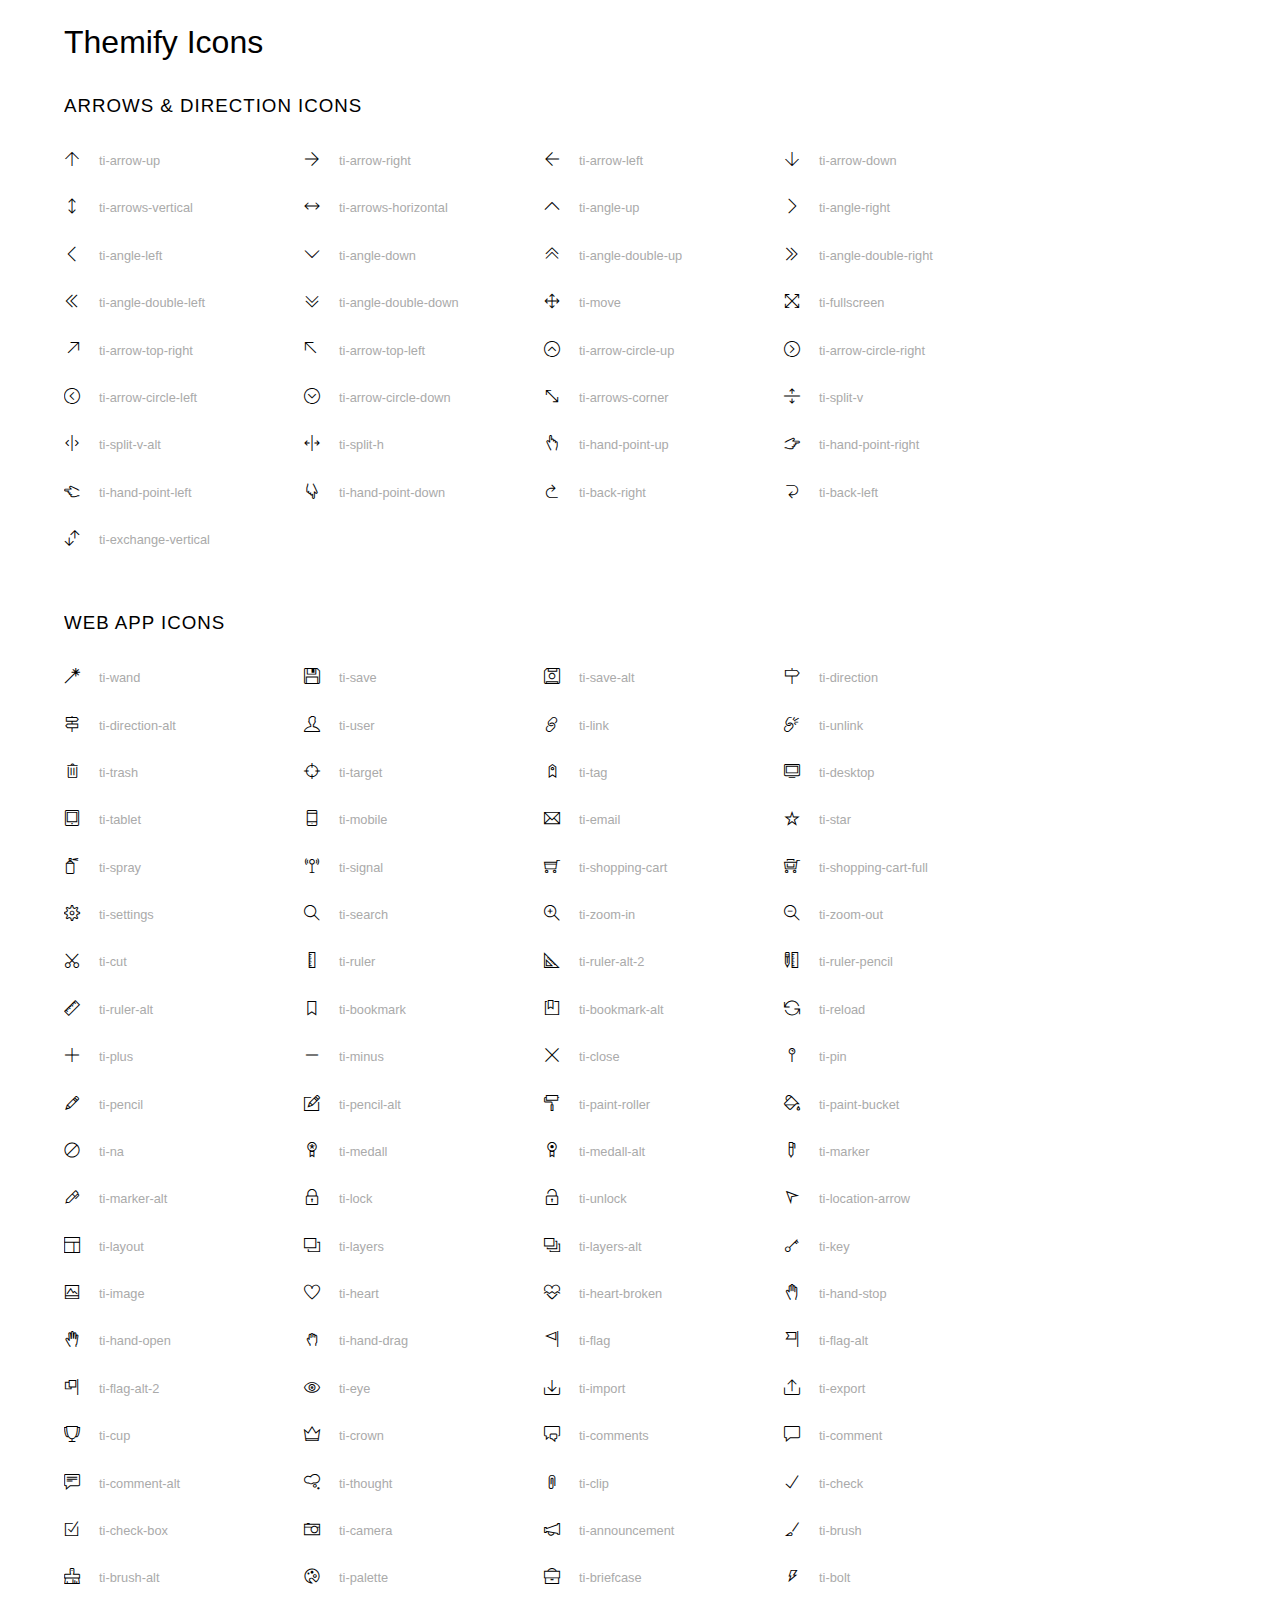
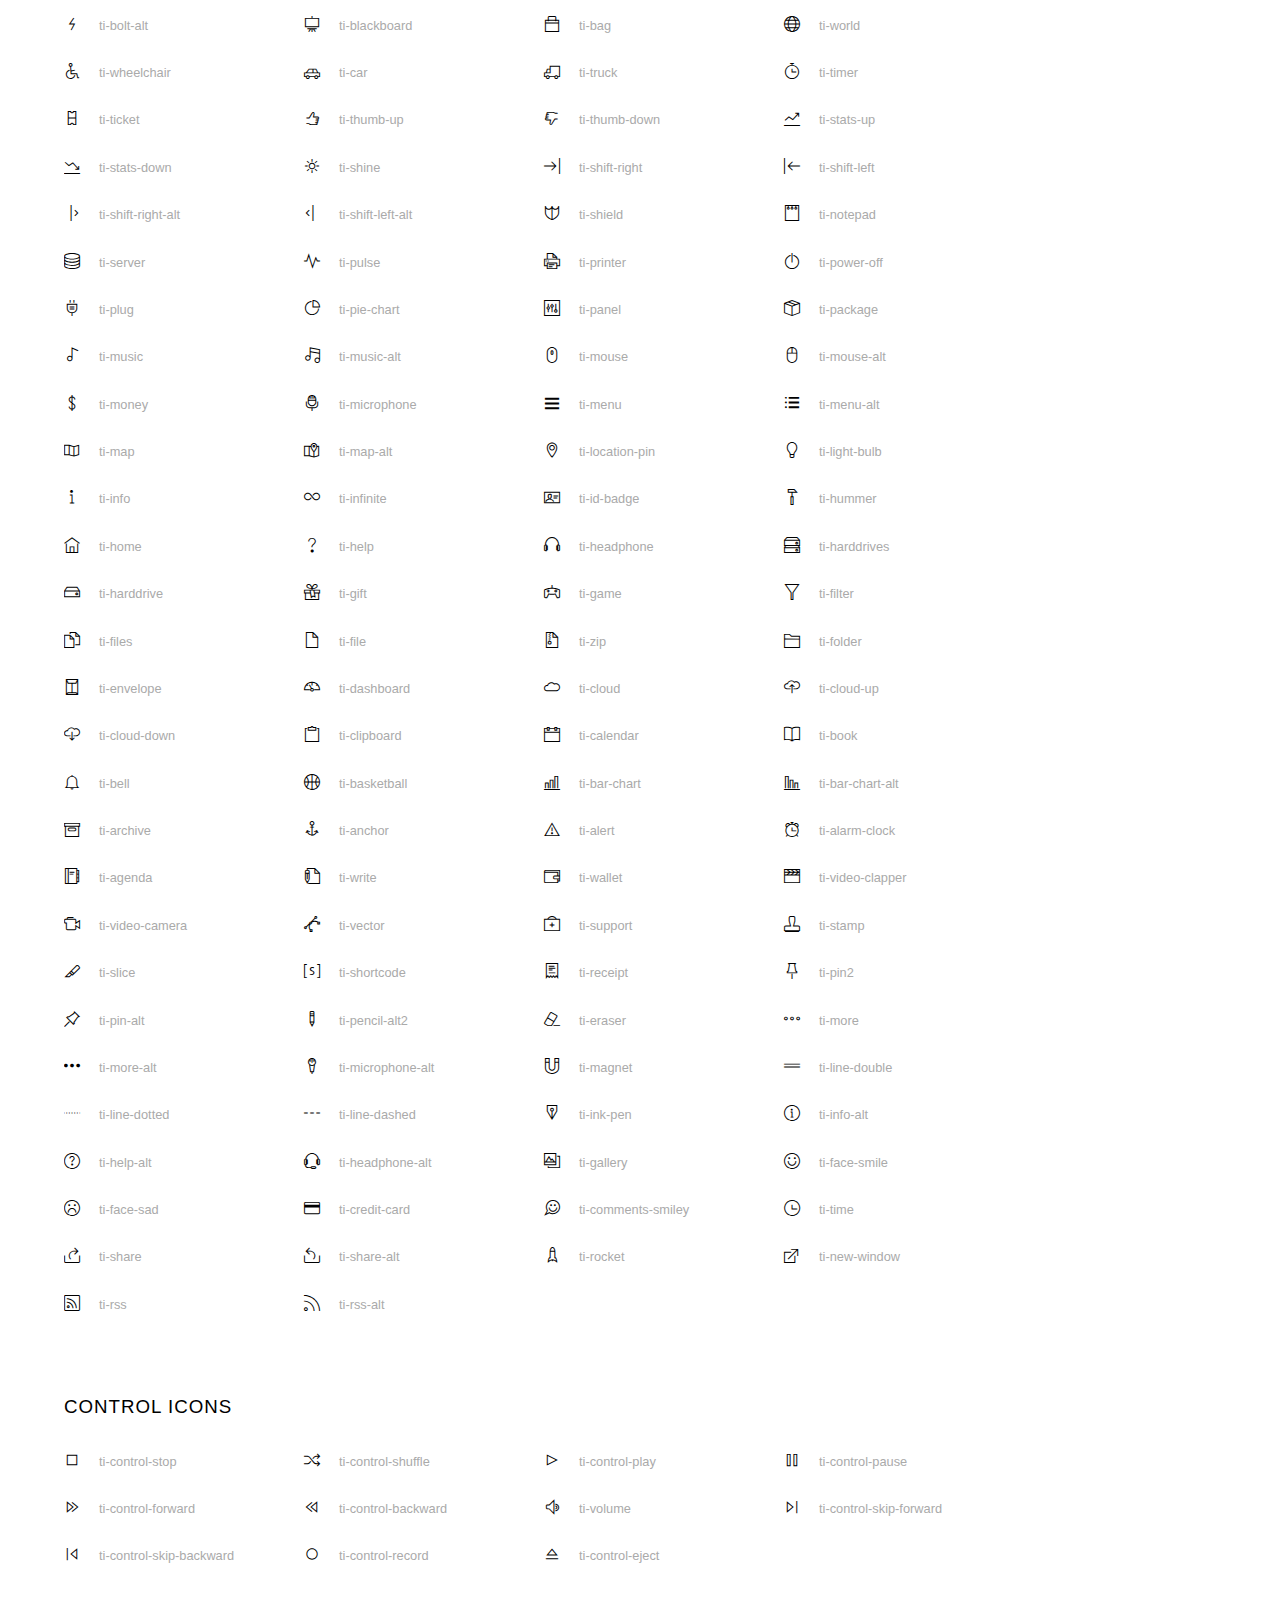
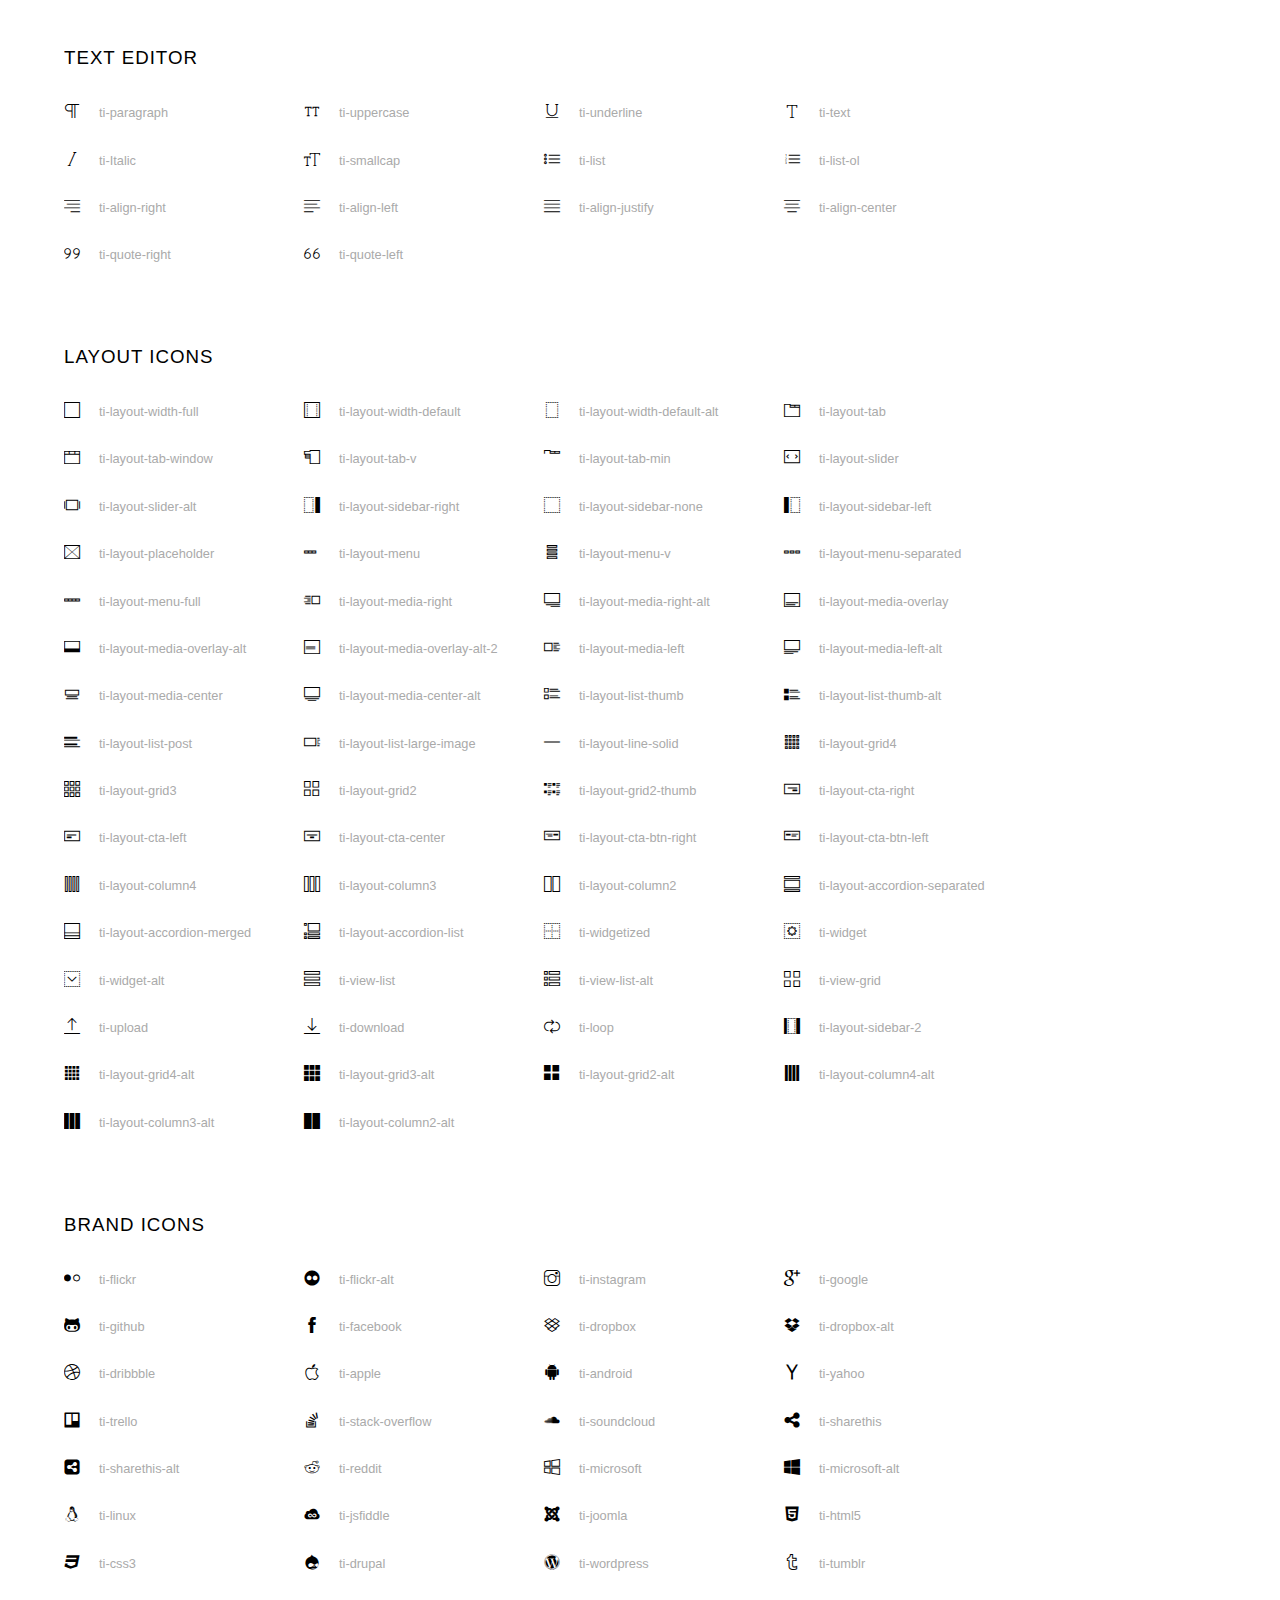
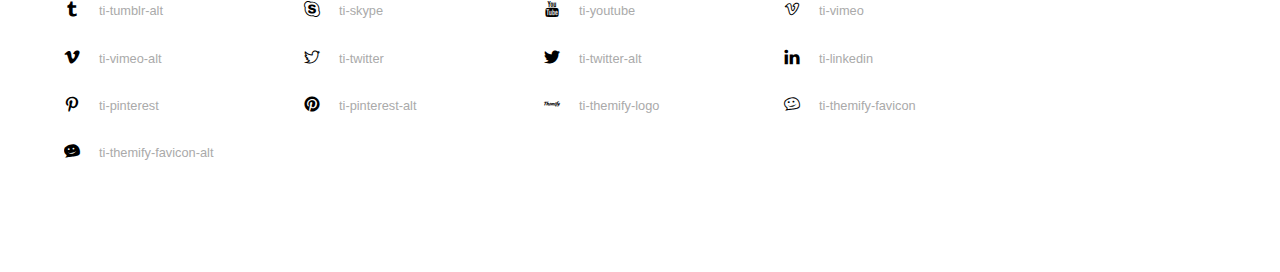
<file: material/fonts/themify-icons/index.html>
<!doctype html>
<html>
<head>
	<meta charset="utf-8">
	<title>Themify Icon Font</title>
	<meta name="viewport" content="width=device-width">
	<link rel="stylesheet" href="demo-files/demo.css">
	<link rel="stylesheet" href="themify-icons.css">
	<!--[if lt IE 8]><!-->
	<link rel="stylesheet" href="ie7/ie7.css">
	<!--<![endif]-->
</head>
<body>
	<h1>Themify Icons</h1>

	<div class="icon-section">

		<div class="icon-section">
			<h3>Arrows &amp; Direction Icons </h3>

			<div class="icon-container">
				<span class="ti-arrow-up"></span><span class="icon-name"> ti-arrow-up</span>
			</div>
			<div class="icon-container">
				<span class="ti-arrow-right"></span><span class="icon-name"> ti-arrow-right</span>
			</div>
			<div class="icon-container">
				<span class="ti-arrow-left"></span><span class="icon-name"> ti-arrow-left</span>
			</div>
			<div class="icon-container">
				<span class="ti-arrow-down"></span><span class="icon-name"> ti-arrow-down</span>
			</div>
			<div class="icon-container">
				<span class="ti-arrows-vertical"></span><span class="icon-name"> ti-arrows-vertical</span>
			</div>
			<div class="icon-container">
				<span class="ti-arrows-horizontal"></span><span class="icon-name"> ti-arrows-horizontal</span>
			</div>
			<div class="icon-container">
				<span class="ti-angle-up"></span><span class="icon-name"> ti-angle-up</span>
			</div>
			<div class="icon-container">
				<span class="ti-angle-right"></span><span class="icon-name"> ti-angle-right</span>
			</div>
			<div class="icon-container">
				<span class="ti-angle-left"></span><span class="icon-name"> ti-angle-left</span>
			</div>
			<div class="icon-container">
				<span class="ti-angle-down"></span><span class="icon-name"> ti-angle-down</span>
			</div>	
			<div class="icon-container">
				<span class="ti-angle-double-up"></span><span class="icon-name"> ti-angle-double-up</span>
			</div>
			<div class="icon-container">
				<span class="ti-angle-double-right"></span><span class="icon-name"> ti-angle-double-right</span>
			</div>
			<div class="icon-container">
				<span class="ti-angle-double-left"></span><span class="icon-name"> ti-angle-double-left</span>
			</div>
			<div class="icon-container">
				<span class="ti-angle-double-down"></span><span class="icon-name"> ti-angle-double-down</span>
			</div>					
			<div class="icon-container">
				<span class="ti-move"></span><span class="icon-name"> ti-move</span>
			</div>
			<div class="icon-container">
				<span class="ti-fullscreen"></span><span class="icon-name"> ti-fullscreen</span>
			</div>
			<div class="icon-container">
				<span class="ti-arrow-top-right"></span><span class="icon-name"> ti-arrow-top-right</span>
			</div>
			<div class="icon-container">
				<span class="ti-arrow-top-left"></span><span class="icon-name"> ti-arrow-top-left</span>
			</div>
			<div class="icon-container">
				<span class="ti-arrow-circle-up"></span><span class="icon-name"> ti-arrow-circle-up</span>
			</div>
			<div class="icon-container">
				<span class="ti-arrow-circle-right"></span><span class="icon-name"> ti-arrow-circle-right</span>
			</div>
			<div class="icon-container">
				<span class="ti-arrow-circle-left"></span><span class="icon-name"> ti-arrow-circle-left</span>
			</div>
			<div class="icon-container">
				<span class="ti-arrow-circle-down"></span><span class="icon-name"> ti-arrow-circle-down</span>
			</div>
			<div class="icon-container">
				<span class="ti-arrows-corner"></span><span class="icon-name"> ti-arrows-corner</span>
			</div>
			<div class="icon-container">
				<span class="ti-split-v"></span><span class="icon-name"> ti-split-v</span>
			</div>

			<div class="icon-container">
				<span class="ti-split-v-alt"></span><span class="icon-name"> ti-split-v-alt</span>
			</div>
			<div class="icon-container">
				<span class="ti-split-h"></span><span class="icon-name"> ti-split-h</span>
			</div>
			<div class="icon-container">
				<span class="ti-hand-point-up"></span><span class="icon-name"> ti-hand-point-up</span>
			</div>
			<div class="icon-container">
				<span class="ti-hand-point-right"></span><span class="icon-name"> ti-hand-point-right</span>
			</div>
			<div class="icon-container">
				<span class="ti-hand-point-left"></span><span class="icon-name"> ti-hand-point-left</span>
			</div>
			<div class="icon-container">
				<span class="ti-hand-point-down"></span><span class="icon-name"> ti-hand-point-down</span>
			</div>
			<div class="icon-container">
				<span class="ti-back-right"></span><span class="icon-name"> ti-back-right</span>
			</div>
			<div class="icon-container">
				<span class="ti-back-left"></span><span class="icon-name"> ti-back-left</span>
			</div>
			<div class="icon-container">
				<span class="ti-exchange-vertical"></span><span class="icon-name"> ti-exchange-vertical</span>
			</div>

		</div> <!-- Arrows Icons -->



		<h3>Web App Icons</h3>
		
		<div class="icon-section">

			<div class="icon-container">
				<span class="ti-wand"></span><span class="icon-name"> ti-wand</span>
			</div>
			<div class="icon-container">
				<span class="ti-save"></span><span class="icon-name"> ti-save</span>
			</div>
			<div class="icon-container">
				<span class="ti-save-alt"></span><span class="icon-name"> ti-save-alt</span>
			</div>

			<div class="icon-container">
				<span class="ti-direction"></span><span class="icon-name"> ti-direction</span>
			</div>
			<div class="icon-container">
				<span class="ti-direction-alt"></span><span class="icon-name"> ti-direction-alt</span>
			</div>
			<div class="icon-container">
				<span class="ti-user"></span><span class="icon-name"> ti-user</span>
			</div>
			<div class="icon-container">
				<span class="ti-link"></span><span class="icon-name"> ti-link</span>
			</div>
			<div class="icon-container">
				<span class="ti-unlink"></span><span class="icon-name"> ti-unlink</span>
			</div>
			<div class="icon-container">
				<span class="ti-trash"></span><span class="icon-name"> ti-trash</span>
			</div>
			<div class="icon-container">
				<span class="ti-target"></span><span class="icon-name"> ti-target</span>
			</div>
			<div class="icon-container">
				<span class="ti-tag"></span><span class="icon-name"> ti-tag</span>
			</div>
			<div class="icon-container">
				<span class="ti-desktop"></span><span class="icon-name"> ti-desktop</span>
			</div>
			<div class="icon-container">
				<span class="ti-tablet"></span><span class="icon-name"> ti-tablet</span>
			</div>
			<div class="icon-container">
				<span class="ti-mobile"></span><span class="icon-name"> ti-mobile</span>
			</div>
			<div class="icon-container">
				<span class="ti-email"></span><span class="icon-name"> ti-email</span>
			</div>	
			<div class="icon-container">
				<span class="ti-star"></span><span class="icon-name"> ti-star</span>
			</div>
			<div class="icon-container">
				<span class="ti-spray"></span><span class="icon-name"> ti-spray</span>
			</div>
			<div class="icon-container">
				<span class="ti-signal"></span><span class="icon-name"> ti-signal</span>
			</div>
			<div class="icon-container">
				<span class="ti-shopping-cart"></span><span class="icon-name"> ti-shopping-cart</span>
			</div>
			<div class="icon-container">
				<span class="ti-shopping-cart-full"></span><span class="icon-name"> ti-shopping-cart-full</span>
			</div>
			<div class="icon-container">
				<span class="ti-settings"></span><span class="icon-name"> ti-settings</span>
			</div>
			<div class="icon-container">
				<span class="ti-search"></span><span class="icon-name"> ti-search</span>
			</div>
			<div class="icon-container">
				<span class="ti-zoom-in"></span><span class="icon-name"> ti-zoom-in</span>
			</div>
			<div class="icon-container">
				<span class="ti-zoom-out"></span><span class="icon-name"> ti-zoom-out</span>
			</div>
			<div class="icon-container">
				<span class="ti-cut"></span><span class="icon-name"> ti-cut</span>
			</div>
			<div class="icon-container">
				<span class="ti-ruler"></span><span class="icon-name"> ti-ruler</span>
			</div>
			<div class="icon-container">
				<span class="ti-ruler-alt-2"></span><span class="icon-name"> ti-ruler-alt-2</span>
			</div>			
			<div class="icon-container">
				<span class="ti-ruler-pencil"></span><span class="icon-name"> ti-ruler-pencil</span>
			</div>
			<div class="icon-container">
				<span class="ti-ruler-alt"></span><span class="icon-name"> ti-ruler-alt</span>
			</div>
			<div class="icon-container">
				<span class="ti-bookmark"></span><span class="icon-name"> ti-bookmark</span>
			</div>
			<div class="icon-container">
				<span class="ti-bookmark-alt"></span><span class="icon-name"> ti-bookmark-alt</span>
			</div>
			<div class="icon-container">
				<span class="ti-reload"></span><span class="icon-name"> ti-reload</span>
			</div>
			<div class="icon-container">
				<span class="ti-plus"></span><span class="icon-name"> ti-plus</span>
			</div>
			<div class="icon-container">
				<span class="ti-minus"></span><span class="icon-name"> ti-minus</span>
			</div>
			<div class="icon-container">
				<span class="ti-close"></span><span class="icon-name"> ti-close</span>
			</div>			
			<div class="icon-container">
				<span class="ti-pin"></span><span class="icon-name"> ti-pin</span>
			</div>
			<div class="icon-container">
				<span class="ti-pencil"></span><span class="icon-name"> ti-pencil</span>
			</div>
					
		  	<div class="icon-container">
				<span class="ti-pencil-alt"></span><span class="icon-name"> ti-pencil-alt</span>
			</div>
			<div class="icon-container">
				<span class="ti-paint-roller"></span><span class="icon-name"> ti-paint-roller</span>
			</div>
			<div class="icon-container">
				<span class="ti-paint-bucket"></span><span class="icon-name"> ti-paint-bucket</span>
			</div>
			<div class="icon-container">
				<span class="ti-na"></span><span class="icon-name"> ti-na</span>
			</div>
			<div class="icon-container">
				<span class="ti-medall"></span><span class="icon-name"> ti-medall</span>
			</div>
			<div class="icon-container">
				<span class="ti-medall-alt"></span><span class="icon-name"> ti-medall-alt</span>
			</div>
			<div class="icon-container">
				<span class="ti-marker"></span><span class="icon-name"> ti-marker</span>
			</div>
			<div class="icon-container">
				<span class="ti-marker-alt"></span><span class="icon-name"> ti-marker-alt</span>
			</div>

			<div class="icon-container">
				<span class="ti-lock"></span><span class="icon-name"> ti-lock</span>
			</div>
			<div class="icon-container">
				<span class="ti-unlock"></span><span class="icon-name"> ti-unlock</span>
			</div>
			<div class="icon-container">
				<span class="ti-location-arrow"></span><span class="icon-name"> ti-location-arrow</span>
			</div>
			<div class="icon-container">
				<span class="ti-layout"></span><span class="icon-name"> ti-layout</span>
			</div>
			<div class="icon-container">
				<span class="ti-layers"></span><span class="icon-name"> ti-layers</span>
			</div>
			<div class="icon-container">
				<span class="ti-layers-alt"></span><span class="icon-name"> ti-layers-alt</span>
			</div>
			<div class="icon-container">
				<span class="ti-key"></span><span class="icon-name"> ti-key</span>
			</div>
			<div class="icon-container">
				<span class="ti-image"></span><span class="icon-name"> ti-image</span>
			</div>
			<div class="icon-container">
				<span class="ti-heart"></span><span class="icon-name"> ti-heart</span>
			</div>
			<div class="icon-container">
				<span class="ti-heart-broken"></span><span class="icon-name"> ti-heart-broken</span>
			</div>
			<div class="icon-container">
				<span class="ti-hand-stop"></span><span class="icon-name"> ti-hand-stop</span>
			</div>
			<div class="icon-container">
				<span class="ti-hand-open"></span><span class="icon-name"> ti-hand-open</span>
			</div>
			<div class="icon-container">
				<span class="ti-hand-drag"></span><span class="icon-name"> ti-hand-drag</span>
			</div>
			<div class="icon-container">
				<span class="ti-flag"></span><span class="icon-name"> ti-flag</span>
			</div>
			<div class="icon-container">
				<span class="ti-flag-alt"></span><span class="icon-name"> ti-flag-alt</span>
			</div>
			<div class="icon-container">
				<span class="ti-flag-alt-2"></span><span class="icon-name"> ti-flag-alt-2</span>
			</div>
			<div class="icon-container">
				<span class="ti-eye"></span><span class="icon-name"> ti-eye</span>
			</div>
			<div class="icon-container">
				<span class="ti-import"></span><span class="icon-name"> ti-import</span>
			</div>			
			<div class="icon-container">
				<span class="ti-export"></span><span class="icon-name"> ti-export</span>
			</div>
			<div class="icon-container">
				<span class="ti-cup"></span><span class="icon-name"> ti-cup</span>
			</div>
			<div class="icon-container">
				<span class="ti-crown"></span><span class="icon-name"> ti-crown</span>
			</div>
			<div class="icon-container">
				<span class="ti-comments"></span><span class="icon-name"> ti-comments</span>
			</div>
			<div class="icon-container">
				<span class="ti-comment"></span><span class="icon-name"> ti-comment</span>
			</div>
			<div class="icon-container">
				<span class="ti-comment-alt"></span><span class="icon-name"> ti-comment-alt</span>
			</div>
			<div class="icon-container">
				<span class="ti-thought"></span><span class="icon-name"> ti-thought</span>
			</div>			
			<div class="icon-container">
				<span class="ti-clip"></span><span class="icon-name"> ti-clip</span>
			</div>

			<div class="icon-container">
				<span class="ti-check"></span><span class="icon-name"> ti-check</span>
			</div>
			<div class="icon-container">
				<span class="ti-check-box"></span><span class="icon-name"> ti-check-box</span>
			</div>
			<div class="icon-container">
				<span class="ti-camera"></span><span class="icon-name"> ti-camera</span>
			</div>
			<div class="icon-container">
				<span class="ti-announcement"></span><span class="icon-name"> ti-announcement</span>
			</div>
			<div class="icon-container">
				<span class="ti-brush"></span><span class="icon-name"> ti-brush</span>
			</div>
			<div class="icon-container">
				<span class="ti-brush-alt"></span><span class="icon-name"> ti-brush-alt</span>
			</div>
			<div class="icon-container">
				<span class="ti-palette"></span><span class="icon-name"> ti-palette</span>
			</div>			
			<div class="icon-container">
				<span class="ti-briefcase"></span><span class="icon-name"> ti-briefcase</span>
			</div>
			<div class="icon-container">
				<span class="ti-bolt"></span><span class="icon-name"> ti-bolt</span>
			</div>
			<div class="icon-container">
				<span class="ti-bolt-alt"></span><span class="icon-name"> ti-bolt-alt</span>
			</div>
			<div class="icon-container">
				<span class="ti-blackboard"></span><span class="icon-name"> ti-blackboard</span>
			</div>
			<div class="icon-container">
				<span class="ti-bag"></span><span class="icon-name"> ti-bag</span>
			</div>
			<div class="icon-container">
				<span class="ti-world"></span><span class="icon-name"> ti-world</span>
			</div>
			<div class="icon-container">
				<span class="ti-wheelchair"></span><span class="icon-name"> ti-wheelchair</span>
			</div>
			<div class="icon-container">
				<span class="ti-car"></span><span class="icon-name"> ti-car</span>
			</div>
			<div class="icon-container">
				<span class="ti-truck"></span><span class="icon-name"> ti-truck</span>
			</div>
			<div class="icon-container">
				<span class="ti-timer"></span><span class="icon-name"> ti-timer</span>
			</div>
			<div class="icon-container">
				<span class="ti-ticket"></span><span class="icon-name"> ti-ticket</span>
			</div>
			<div class="icon-container">
				<span class="ti-thumb-up"></span><span class="icon-name"> ti-thumb-up</span>
			</div>
			<div class="icon-container">
				<span class="ti-thumb-down"></span><span class="icon-name"> ti-thumb-down</span>
			</div>

			<div class="icon-container">
				<span class="ti-stats-up"></span><span class="icon-name"> ti-stats-up</span>
			</div>
			<div class="icon-container">
				<span class="ti-stats-down"></span><span class="icon-name"> ti-stats-down</span>
			</div>
			<div class="icon-container">
				<span class="ti-shine"></span><span class="icon-name"> ti-shine</span>
			</div>
			<div class="icon-container">
				<span class="ti-shift-right"></span><span class="icon-name"> ti-shift-right</span>
			</div>
			<div class="icon-container">
				<span class="ti-shift-left"></span><span class="icon-name"> ti-shift-left</span>
			</div>

			<div class="icon-container">
				<span class="ti-shift-right-alt"></span><span class="icon-name"> ti-shift-right-alt</span>
			</div>
			<div class="icon-container">
				<span class="ti-shift-left-alt"></span><span class="icon-name"> ti-shift-left-alt</span>
			</div>
			<div class="icon-container">
				<span class="ti-shield"></span><span class="icon-name"> ti-shield</span>
			</div>
			<div class="icon-container">
				<span class="ti-notepad"></span><span class="icon-name"> ti-notepad</span>
			</div>
			<div class="icon-container">
				<span class="ti-server"></span><span class="icon-name"> ti-server</span>
			</div>

			<div class="icon-container">
				<span class="ti-pulse"></span><span class="icon-name"> ti-pulse</span>
			</div>
			<div class="icon-container">
				<span class="ti-printer"></span><span class="icon-name"> ti-printer</span>
			</div>
			<div class="icon-container">
				<span class="ti-power-off"></span><span class="icon-name"> ti-power-off</span>
			</div>
			<div class="icon-container">
				<span class="ti-plug"></span><span class="icon-name"> ti-plug</span>
			</div>
			<div class="icon-container">
				<span class="ti-pie-chart"></span><span class="icon-name"> ti-pie-chart</span>
			</div>

			<div class="icon-container">
				<span class="ti-panel"></span><span class="icon-name"> ti-panel</span>
			</div>
			<div class="icon-container">
				<span class="ti-package"></span><span class="icon-name"> ti-package</span>
			</div>
			<div class="icon-container">
				<span class="ti-music"></span><span class="icon-name"> ti-music</span>
			</div>
			<div class="icon-container">
				<span class="ti-music-alt"></span><span class="icon-name"> ti-music-alt</span>
			</div>
			<div class="icon-container">
				<span class="ti-mouse"></span><span class="icon-name"> ti-mouse</span>
			</div>
			<div class="icon-container">
				<span class="ti-mouse-alt"></span><span class="icon-name"> ti-mouse-alt</span>
			</div>
			<div class="icon-container">
				<span class="ti-money"></span><span class="icon-name"> ti-money</span>
			</div>
			<div class="icon-container">
				<span class="ti-microphone"></span><span class="icon-name"> ti-microphone</span>
			</div>
			<div class="icon-container">
				<span class="ti-menu"></span><span class="icon-name"> ti-menu</span>
			</div>
			<div class="icon-container">
				<span class="ti-menu-alt"></span><span class="icon-name"> ti-menu-alt</span>
			</div>
			<div class="icon-container">
				<span class="ti-map"></span><span class="icon-name"> ti-map</span>
			</div>
			<div class="icon-container">
				<span class="ti-map-alt"></span><span class="icon-name"> ti-map-alt</span>
			</div>

			<div class="icon-container">
				<span class="ti-location-pin"></span><span class="icon-name"> ti-location-pin</span>
			</div>

			<div class="icon-container">
				<span class="ti-light-bulb"></span><span class="icon-name"> ti-light-bulb</span>
			</div>
			<div class="icon-container">
				<span class="ti-info"></span><span class="icon-name"> ti-info</span>
			</div>
			<div class="icon-container">
				<span class="ti-infinite"></span><span class="icon-name"> ti-infinite</span>
			</div>
			<div class="icon-container">
				<span class="ti-id-badge"></span><span class="icon-name"> ti-id-badge</span>
			</div>
			<div class="icon-container">
				<span class="ti-hummer"></span><span class="icon-name"> ti-hummer</span>
			</div>
			<div class="icon-container">
				<span class="ti-home"></span><span class="icon-name"> ti-home</span>
			</div>
			<div class="icon-container">
				<span class="ti-help"></span><span class="icon-name"> ti-help</span>
			</div>
			<div class="icon-container">
				<span class="ti-headphone"></span><span class="icon-name"> ti-headphone</span>
			</div>
			<div class="icon-container">
				<span class="ti-harddrives"></span><span class="icon-name"> ti-harddrives</span>
			</div>
			<div class="icon-container">
				<span class="ti-harddrive"></span><span class="icon-name"> ti-harddrive</span>
			</div>
			<div class="icon-container">
				<span class="ti-gift"></span><span class="icon-name"> ti-gift</span>
			</div>
			<div class="icon-container">
				<span class="ti-game"></span><span class="icon-name"> ti-game</span>
			</div>
			<div class="icon-container">
				<span class="ti-filter"></span><span class="icon-name"> ti-filter</span>
			</div>
			<div class="icon-container">
				<span class="ti-files"></span><span class="icon-name"> ti-files</span>
			</div>
			<div class="icon-container">
				<span class="ti-file"></span><span class="icon-name"> ti-file</span>
			</div>
			<div class="icon-container">
				<span class="ti-zip"></span><span class="icon-name"> ti-zip</span>
			</div>
			<div class="icon-container">
				<span class="ti-folder"></span><span class="icon-name"> ti-folder</span>
			</div>			
			<div class="icon-container">
				<span class="ti-envelope"></span><span class="icon-name"> ti-envelope</span>
			</div>


			<div class="icon-container">
				<span class="ti-dashboard"></span><span class="icon-name"> ti-dashboard</span>
			</div>
			<div class="icon-container">
				<span class="ti-cloud"></span><span class="icon-name"> ti-cloud</span>
			</div>
			<div class="icon-container">
				<span class="ti-cloud-up"></span><span class="icon-name"> ti-cloud-up</span>
			</div>
			<div class="icon-container">
				<span class="ti-cloud-down"></span><span class="icon-name"> ti-cloud-down</span>
			</div>
			<div class="icon-container">
				<span class="ti-clipboard"></span><span class="icon-name"> ti-clipboard</span>
			</div>
			<div class="icon-container">
				<span class="ti-calendar"></span><span class="icon-name"> ti-calendar</span>
			</div>
			<div class="icon-container">
				<span class="ti-book"></span><span class="icon-name"> ti-book</span>
			</div>
			<div class="icon-container">
				<span class="ti-bell"></span><span class="icon-name"> ti-bell</span>
			</div>
			<div class="icon-container">
				<span class="ti-basketball"></span><span class="icon-name"> ti-basketball</span>
			</div>
			<div class="icon-container">
				<span class="ti-bar-chart"></span><span class="icon-name"> ti-bar-chart</span>
			</div>
			<div class="icon-container">
				<span class="ti-bar-chart-alt"></span><span class="icon-name"> ti-bar-chart-alt</span>
			</div>


			<div class="icon-container">
				<span class="ti-archive"></span><span class="icon-name"> ti-archive</span>
			</div>
			<div class="icon-container">
				<span class="ti-anchor"></span><span class="icon-name"> ti-anchor</span>
			</div>

			<div class="icon-container">
				<span class="ti-alert"></span><span class="icon-name"> ti-alert</span>
			</div>
			<div class="icon-container">
				<span class="ti-alarm-clock"></span><span class="icon-name"> ti-alarm-clock</span>
			</div>
			<div class="icon-container">
				<span class="ti-agenda"></span><span class="icon-name"> ti-agenda</span>
			</div>
			<div class="icon-container">
				<span class="ti-write"></span><span class="icon-name"> ti-write</span>
			</div>

			<div class="icon-container">
				<span class="ti-wallet"></span><span class="icon-name"> ti-wallet</span>
			</div>
			<div class="icon-container">
				<span class="ti-video-clapper"></span><span class="icon-name"> ti-video-clapper</span>
			</div>
			<div class="icon-container">
				<span class="ti-video-camera"></span><span class="icon-name"> ti-video-camera</span>
			</div>
			<div class="icon-container">
				<span class="ti-vector"></span><span class="icon-name"> ti-vector</span>
			</div>

			<div class="icon-container">
				<span class="ti-support"></span><span class="icon-name"> ti-support</span>
			</div>
			<div class="icon-container">
				<span class="ti-stamp"></span><span class="icon-name"> ti-stamp</span>
			</div>
			<div class="icon-container">
				<span class="ti-slice"></span><span class="icon-name"> ti-slice</span>
			</div>
			<div class="icon-container">
				<span class="ti-shortcode"></span><span class="icon-name"> ti-shortcode</span>
			</div>
			<div class="icon-container">
				<span class="ti-receipt"></span><span class="icon-name"> ti-receipt</span>
			</div>
			<div class="icon-container">
				<span class="ti-pin2"></span><span class="icon-name"> ti-pin2</span>
			</div>
			<div class="icon-container">
				<span class="ti-pin-alt"></span><span class="icon-name"> ti-pin-alt</span>
			</div>
			<div class="icon-container">
				<span class="ti-pencil-alt2"></span><span class="icon-name"> ti-pencil-alt2</span>
			</div>
			<div class="icon-container">
				<span class="ti-eraser"></span><span class="icon-name"> ti-eraser</span>
			</div>			
			<div class="icon-container">
				<span class="ti-more"></span><span class="icon-name"> ti-more</span>
			</div>
			<div class="icon-container">
				<span class="ti-more-alt"></span><span class="icon-name"> ti-more-alt</span>
			</div>
			<div class="icon-container">
				<span class="ti-microphone-alt"></span><span class="icon-name"> ti-microphone-alt</span>
			</div>
			<div class="icon-container">
				<span class="ti-magnet"></span><span class="icon-name"> ti-magnet</span>
			</div>
			<div class="icon-container">
				<span class="ti-line-double"></span><span class="icon-name"> ti-line-double</span>
			</div>
			<div class="icon-container">
				<span class="ti-line-dotted"></span><span class="icon-name"> ti-line-dotted</span>
			</div>
			<div class="icon-container">
				<span class="ti-line-dashed"></span><span class="icon-name"> ti-line-dashed</span>
			</div>

			<div class="icon-container">
				<span class="ti-ink-pen"></span><span class="icon-name"> ti-ink-pen</span>
			</div>
			<div class="icon-container">
				<span class="ti-info-alt"></span><span class="icon-name"> ti-info-alt</span>
			</div>
			<div class="icon-container">
				<span class="ti-help-alt"></span><span class="icon-name"> ti-help-alt</span>
			</div>
			<div class="icon-container">
				<span class="ti-headphone-alt"></span><span class="icon-name"> ti-headphone-alt</span>
			</div>

			<div class="icon-container">
				<span class="ti-gallery"></span><span class="icon-name"> ti-gallery</span>
			</div>
			<div class="icon-container">
				<span class="ti-face-smile"></span><span class="icon-name"> ti-face-smile</span>
			</div>
			<div class="icon-container">
				<span class="ti-face-sad"></span><span class="icon-name"> ti-face-sad</span>
			</div>
			<div class="icon-container">
				<span class="ti-credit-card"></span><span class="icon-name"> ti-credit-card</span>
			</div>
			<div class="icon-container">
				<span class="ti-comments-smiley"></span><span class="icon-name"> ti-comments-smiley</span>
			</div>
			<div class="icon-container">
				<span class="ti-time"></span><span class="icon-name"> ti-time</span>
			</div>
			<div class="icon-container">
				<span class="ti-share"></span><span class="icon-name"> ti-share</span>
			</div>
			<div class="icon-container">
				<span class="ti-share-alt"></span><span class="icon-name"> ti-share-alt</span>
			</div>
			<div class="icon-container">
				<span class="ti-rocket"></span><span class="icon-name"> ti-rocket</span>
			</div>

			<div class="icon-container">
				<span class="ti-new-window"></span><span class="icon-name"> ti-new-window</span>
			</div>

			<div class="icon-container">
				<span class="ti-rss"></span><span class="icon-name"> ti-rss</span>
			</div>

			<div class="icon-container">
				<span class="ti-rss-alt"></span><span class="icon-name"> ti-rss-alt</span>
			</div>
			
		</div><!-- Web App Icons -->


		<div class="icon-section">
			<h3>Control Icons</h3>
			<div class="icon-container">
				<span class="ti-control-stop"></span><span class="icon-name"> ti-control-stop</span>
			</div>
			<div class="icon-container">
				<span class="ti-control-shuffle"></span><span class="icon-name"> ti-control-shuffle</span>
			</div>
			<div class="icon-container">
				<span class="ti-control-play"></span><span class="icon-name"> ti-control-play</span>
			</div>
			<div class="icon-container">
				<span class="ti-control-pause"></span><span class="icon-name"> ti-control-pause</span>
			</div>
			<div class="icon-container">
				<span class="ti-control-forward"></span><span class="icon-name"> ti-control-forward</span>
			</div>
			<div class="icon-container">
				<span class="ti-control-backward"></span><span class="icon-name"> ti-control-backward</span>
			</div>	
			<div class="icon-container">
				<span class="ti-volume"></span><span class="icon-name"> ti-volume</span>
			</div>
			<div class="icon-container">
				<span class="ti-control-skip-forward"></span><span class="icon-name"> ti-control-skip-forward</span>
			</div>
			<div class="icon-container">
				<span class="ti-control-skip-backward"></span><span class="icon-name"> ti-control-skip-backward</span>
			</div>
			<div class="icon-container">
				<span class="ti-control-record"></span><span class="icon-name"> ti-control-record</span>
			</div>
			<div class="icon-container">
				<span class="ti-control-eject"></span><span class="icon-name"> ti-control-eject</span>
			</div>			
		</div> <!-- Control Icons -->


		<div class="icon-section">
			<h3>Text Editor</h3>

			<div class="icon-container">
				<span class="ti-paragraph"></span><span class="icon-name"> ti-paragraph</span>
			</div>
			<div class="icon-container">
				<span class="ti-uppercase"></span><span class="icon-name"> ti-uppercase</span>
			</div>

			<div class="icon-container">
				<span class="ti-underline"></span><span class="icon-name"> ti-underline</span>
			</div>
			<div class="icon-container">
				<span class="ti-text"></span><span class="icon-name"> ti-text</span>
			</div>
			<div class="icon-container">
				<span class="ti-Italic"></span><span class="icon-name"> ti-Italic</span>
			</div>
			<div class="icon-container">
				<span class="ti-smallcap"></span><span class="icon-name"> ti-smallcap</span>
			</div>
			<div class="icon-container">
				<span class="ti-list"></span><span class="icon-name"> ti-list</span>
			</div>
			<div class="icon-container">
				<span class="ti-list-ol"></span><span class="icon-name"> ti-list-ol</span>
			</div>
			<div class="icon-container">
				<span class="ti-align-right"></span><span class="icon-name"> ti-align-right</span>
			</div>
			<div class="icon-container">
				<span class="ti-align-left"></span><span class="icon-name"> ti-align-left</span>
			</div>
			<div class="icon-container">
				<span class="ti-align-justify"></span><span class="icon-name"> ti-align-justify</span>
			</div>
			<div class="icon-container">
				<span class="ti-align-center"></span><span class="icon-name"> ti-align-center</span>
			</div>
			<div class="icon-container">
				<span class="ti-quote-right"></span><span class="icon-name"> ti-quote-right</span>
			</div>
			<div class="icon-container">
				<span class="ti-quote-left"></span><span class="icon-name"> ti-quote-left</span>
			</div>

		</div> <!-- Text Editor -->



		<div class="icon-section">
			<h3>Layout Icons</h3>
			<div class="icon-container">
				<span class="ti-layout-width-full"></span><span class="icon-name"> ti-layout-width-full</span>
			</div>
			<div class="icon-container">
				<span class="ti-layout-width-default"></span><span class="icon-name"> ti-layout-width-default</span>
			</div>
			<div class="icon-container">
				<span class="ti-layout-width-default-alt"></span><span class="icon-name"> ti-layout-width-default-alt</span>
			</div>
			<div class="icon-container">
				<span class="ti-layout-tab"></span><span class="icon-name"> ti-layout-tab</span>
			</div>
			<div class="icon-container">
				<span class="ti-layout-tab-window"></span><span class="icon-name"> ti-layout-tab-window</span>
			</div>
			<div class="icon-container">
				<span class="ti-layout-tab-v"></span><span class="icon-name"> ti-layout-tab-v</span>
			</div>
			<div class="icon-container">
				<span class="ti-layout-tab-min"></span><span class="icon-name"> ti-layout-tab-min</span>
			</div>
			<div class="icon-container">
				<span class="ti-layout-slider"></span><span class="icon-name"> ti-layout-slider</span>
			</div>
			<div class="icon-container">
				<span class="ti-layout-slider-alt"></span><span class="icon-name"> ti-layout-slider-alt</span>
			</div>
			<div class="icon-container">
				<span class="ti-layout-sidebar-right"></span><span class="icon-name"> ti-layout-sidebar-right</span>
			</div>
			<div class="icon-container">
				<span class="ti-layout-sidebar-none"></span><span class="icon-name"> ti-layout-sidebar-none</span>
			</div>
			<div class="icon-container">
				<span class="ti-layout-sidebar-left"></span><span class="icon-name"> ti-layout-sidebar-left</span>
			</div>
			<div class="icon-container">
				<span class="ti-layout-placeholder"></span><span class="icon-name"> ti-layout-placeholder</span>
			</div>
			<div class="icon-container">
				<span class="ti-layout-menu"></span><span class="icon-name"> ti-layout-menu</span>
			</div>
			<div class="icon-container">
				<span class="ti-layout-menu-v"></span><span class="icon-name"> ti-layout-menu-v</span>
			</div>
			<div class="icon-container">
				<span class="ti-layout-menu-separated"></span><span class="icon-name"> ti-layout-menu-separated</span>
			</div>
			<div class="icon-container">
				<span class="ti-layout-menu-full"></span><span class="icon-name"> ti-layout-menu-full</span>
			</div>
			<div class="icon-container">
				<span class="ti-layout-media-right"></span><span class="icon-name"> ti-layout-media-right</span>
			</div>
			<div class="icon-container">
				<span class="ti-layout-media-right-alt"></span><span class="icon-name"> ti-layout-media-right-alt</span>
			</div>
			<div class="icon-container">
				<span class="ti-layout-media-overlay"></span><span class="icon-name"> ti-layout-media-overlay</span>
			</div>
			<div class="icon-container">
				<span class="ti-layout-media-overlay-alt"></span><span class="icon-name"> ti-layout-media-overlay-alt</span>
			</div>
			<div class="icon-container">
				<span class="ti-layout-media-overlay-alt-2"></span><span class="icon-name"> ti-layout-media-overlay-alt-2</span>
			</div>
			<div class="icon-container">
				<span class="ti-layout-media-left"></span><span class="icon-name"> ti-layout-media-left</span>
			</div>
			<div class="icon-container">
				<span class="ti-layout-media-left-alt"></span><span class="icon-name"> ti-layout-media-left-alt</span>
			</div>
			<div class="icon-container">
				<span class="ti-layout-media-center"></span><span class="icon-name"> ti-layout-media-center</span>
			</div>
			<div class="icon-container">
				<span class="ti-layout-media-center-alt"></span><span class="icon-name"> ti-layout-media-center-alt</span>
			</div>
			<div class="icon-container">
				<span class="ti-layout-list-thumb"></span><span class="icon-name"> ti-layout-list-thumb</span>
			</div>
			<div class="icon-container">
				<span class="ti-layout-list-thumb-alt"></span><span class="icon-name"> ti-layout-list-thumb-alt</span>
			</div>
			<div class="icon-container">
				<span class="ti-layout-list-post"></span><span class="icon-name"> ti-layout-list-post</span>
			</div>
			<div class="icon-container">
				<span class="ti-layout-list-large-image"></span><span class="icon-name"> ti-layout-list-large-image</span>
			</div>
			<div class="icon-container">
				<span class="ti-layout-line-solid"></span><span class="icon-name"> ti-layout-line-solid</span>
			</div>
			<div class="icon-container">
				<span class="ti-layout-grid4"></span><span class="icon-name"> ti-layout-grid4</span>
			</div>
			<div class="icon-container">
				<span class="ti-layout-grid3"></span><span class="icon-name"> ti-layout-grid3</span>
			</div>
			<div class="icon-container">
				<span class="ti-layout-grid2"></span><span class="icon-name"> ti-layout-grid2</span>
			</div>
			<div class="icon-container">
				<span class="ti-layout-grid2-thumb"></span><span class="icon-name"> ti-layout-grid2-thumb</span>
			</div>
			<div class="icon-container">
				<span class="ti-layout-cta-right"></span><span class="icon-name"> ti-layout-cta-right</span>
			</div>
			<div class="icon-container">
				<span class="ti-layout-cta-left"></span><span class="icon-name"> ti-layout-cta-left</span>
			</div>
			<div class="icon-container">
				<span class="ti-layout-cta-center"></span><span class="icon-name"> ti-layout-cta-center</span>
			</div>
			<div class="icon-container">
				<span class="ti-layout-cta-btn-right"></span><span class="icon-name"> ti-layout-cta-btn-right</span>
			</div>
			<div class="icon-container">
				<span class="ti-layout-cta-btn-left"></span><span class="icon-name"> ti-layout-cta-btn-left</span>
			</div>
			<div class="icon-container">
				<span class="ti-layout-column4"></span><span class="icon-name"> ti-layout-column4</span>
			</div>
			<div class="icon-container">
				<span class="ti-layout-column3"></span><span class="icon-name"> ti-layout-column3</span>
			</div>
			<div class="icon-container">
				<span class="ti-layout-column2"></span><span class="icon-name"> ti-layout-column2</span>
			</div>
			<div class="icon-container">
				<span class="ti-layout-accordion-separated"></span><span class="icon-name"> ti-layout-accordion-separated</span>
			</div>
			<div class="icon-container">
				<span class="ti-layout-accordion-merged"></span><span class="icon-name"> ti-layout-accordion-merged</span>
			</div>
			<div class="icon-container">
				<span class="ti-layout-accordion-list"></span><span class="icon-name"> ti-layout-accordion-list</span>
			</div>
			<div class="icon-container">
				<span class="ti-widgetized"></span><span class="icon-name"> ti-widgetized</span>
			</div>
			<div class="icon-container">
				<span class="ti-widget"></span><span class="icon-name"> ti-widget</span>
			</div>
			<div class="icon-container">
				<span class="ti-widget-alt"></span><span class="icon-name"> ti-widget-alt</span>
			</div>
			<div class="icon-container">
				<span class="ti-view-list"></span><span class="icon-name"> ti-view-list</span>
			</div>
			<div class="icon-container">
				<span class="ti-view-list-alt"></span><span class="icon-name"> ti-view-list-alt</span>
			</div>
			<div class="icon-container">
				<span class="ti-view-grid"></span><span class="icon-name"> ti-view-grid</span>
			</div>
			<div class="icon-container">
				<span class="ti-upload"></span><span class="icon-name"> ti-upload</span>
			</div>
			<div class="icon-container">
				<span class="ti-download"></span><span class="icon-name"> ti-download</span>
			</div>	
			<div class="icon-container">
				<span class="ti-loop"></span><span class="icon-name"> ti-loop</span>
			</div>
			<div class="icon-container">
				<span class="ti-layout-sidebar-2"></span><span class="icon-name"> ti-layout-sidebar-2</span>
			</div>
			<div class="icon-container">
				<span class="ti-layout-grid4-alt"></span><span class="icon-name"> ti-layout-grid4-alt</span>
			</div>
			<div class="icon-container">
				<span class="ti-layout-grid3-alt"></span><span class="icon-name"> ti-layout-grid3-alt</span>
			</div>
			<div class="icon-container">
				<span class="ti-layout-grid2-alt"></span><span class="icon-name"> ti-layout-grid2-alt</span>
			</div>
			<div class="icon-container">
				<span class="ti-layout-column4-alt"></span><span class="icon-name"> ti-layout-column4-alt</span>
			</div>
			<div class="icon-container">
				<span class="ti-layout-column3-alt"></span><span class="icon-name"> ti-layout-column3-alt</span>
			</div>
			<div class="icon-container">
				<span class="ti-layout-column2-alt"></span><span class="icon-name"> ti-layout-column2-alt</span>
			</div>		


		</div> <!-- Layout Icons -->


		<div class="icon-section">
			<h3>Brand Icons</h3>

			<div class="icon-container">
				<span class="ti-flickr"></span><span class="icon-name"> ti-flickr</span>
			</div>
			<div class="icon-container">
				<span class="ti-flickr-alt"></span><span class="icon-name"> ti-flickr-alt</span>
			</div>			
			<div class="icon-container">
				<span class="ti-instagram"></span><span class="icon-name"> ti-instagram</span>
			</div>
			<div class="icon-container">
				<span class="ti-google"></span><span class="icon-name"> ti-google</span>
			</div>
			<div class="icon-container">
				<span class="ti-github"></span><span class="icon-name"> ti-github</span>
			</div>

			<div class="icon-container">
				<span class="ti-facebook"></span><span class="icon-name"> ti-facebook</span>
			</div>
			<div class="icon-container">
				<span class="ti-dropbox"></span><span class="icon-name"> ti-dropbox</span>
			</div>
			<div class="icon-container">
				<span class="ti-dropbox-alt"></span><span class="icon-name"> ti-dropbox-alt</span>
			</div>
			<div class="icon-container">
				<span class="ti-dribbble"></span><span class="icon-name"> ti-dribbble</span>
			</div>
			<div class="icon-container">
				<span class="ti-apple"></span><span class="icon-name"> ti-apple</span>
			</div>
			<div class="icon-container">
				<span class="ti-android"></span><span class="icon-name"> ti-android</span>
			</div>
			<div class="icon-container">
				<span class="ti-yahoo"></span><span class="icon-name"> ti-yahoo</span>
			</div>
			<div class="icon-container">
				<span class="ti-trello"></span><span class="icon-name"> ti-trello</span>
			</div>
			<div class="icon-container">
				<span class="ti-stack-overflow"></span><span class="icon-name"> ti-stack-overflow</span>
			</div>
			<div class="icon-container">
				<span class="ti-soundcloud"></span><span class="icon-name"> ti-soundcloud</span>
			</div>
			<div class="icon-container">
				<span class="ti-sharethis"></span><span class="icon-name"> ti-sharethis</span>
			</div>
			<div class="icon-container">
				<span class="ti-sharethis-alt"></span><span class="icon-name"> ti-sharethis-alt</span>
			</div>
			<div class="icon-container">
				<span class="ti-reddit"></span><span class="icon-name"> ti-reddit</span>
			</div>

			<div class="icon-container">
				<span class="ti-microsoft"></span><span class="icon-name"> ti-microsoft</span>
			</div>
			<div class="icon-container">
				<span class="ti-microsoft-alt"></span><span class="icon-name"> ti-microsoft-alt</span>
			</div>
			<div class="icon-container">
				<span class="ti-linux"></span><span class="icon-name"> ti-linux</span>
			</div>
			<div class="icon-container">
				<span class="ti-jsfiddle"></span><span class="icon-name"> ti-jsfiddle</span>
			</div>
			<div class="icon-container">
				<span class="ti-joomla"></span><span class="icon-name"> ti-joomla</span>
			</div>
			<div class="icon-container">
				<span class="ti-html5"></span><span class="icon-name"> ti-html5</span>
			</div>
			<div class="icon-container">
				<span class="ti-css3"></span><span class="icon-name"> ti-css3</span>
			</div>	
			<div class="icon-container">
				<span class="ti-drupal"></span><span class="icon-name"> ti-drupal</span>
			</div>
			<div class="icon-container">
				<span class="ti-wordpress"></span><span class="icon-name"> ti-wordpress</span>
			</div>		
			<div class="icon-container">
				<span class="ti-tumblr"></span><span class="icon-name"> ti-tumblr</span>
			</div>
			<div class="icon-container">
				<span class="ti-tumblr-alt"></span><span class="icon-name"> ti-tumblr-alt</span>
			</div>
			<div class="icon-container">
				<span class="ti-skype"></span><span class="icon-name"> ti-skype</span>
			</div>
			<div class="icon-container">
				<span class="ti-youtube"></span><span class="icon-name"> ti-youtube</span>
			</div>
			<div class="icon-container">
				<span class="ti-vimeo"></span><span class="icon-name"> ti-vimeo</span>
			</div>
			<div class="icon-container">
				<span class="ti-vimeo-alt"></span><span class="icon-name"> ti-vimeo-alt</span>
			</div>			
			<div class="icon-container">
				<span class="ti-twitter"></span><span class="icon-name"> ti-twitter</span>
			</div>
			<div class="icon-container">
				<span class="ti-twitter-alt"></span><span class="icon-name"> ti-twitter-alt</span>
			</div>
			<div class="icon-container">
				<span class="ti-linkedin"></span><span class="icon-name"> ti-linkedin</span>
			</div>
			<div class="icon-container">
				<span class="ti-pinterest"></span><span class="icon-name"> ti-pinterest</span>
			</div>

			<div class="icon-container">
				<span class="ti-pinterest-alt"></span><span class="icon-name"> ti-pinterest-alt</span>
			</div>
			<div class="icon-container">
				<span class="ti-themify-logo"></span><span class="icon-name"> ti-themify-logo</span>
			</div>
			<div class="icon-container">
				<span class="ti-themify-favicon"></span><span class="icon-name"> ti-themify-favicon</span>
			</div>
			<div class="icon-container">
				<span class="ti-themify-favicon-alt"></span><span class="icon-name"> ti-themify-favicon-alt</span>
			</div>

		</div> <!-- brand Icons -->

	</div>

</body>
</html>
</file>
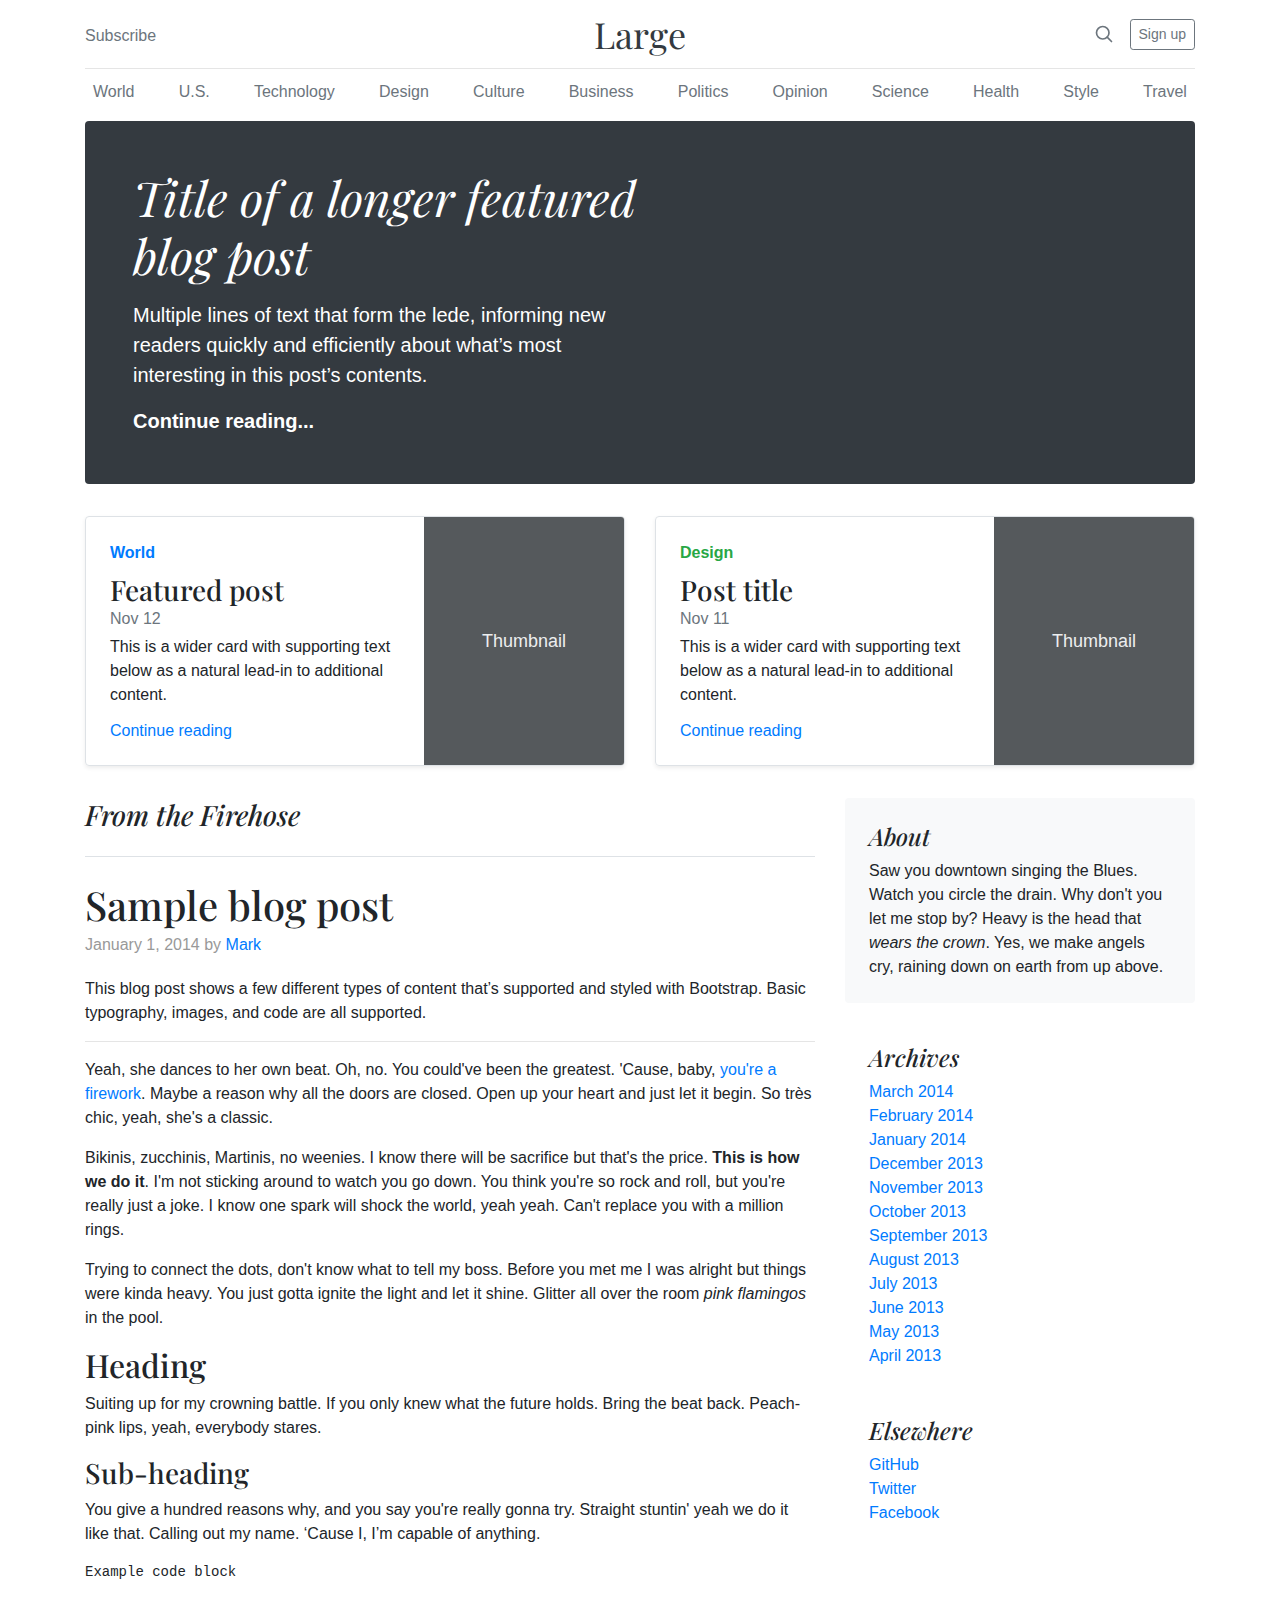
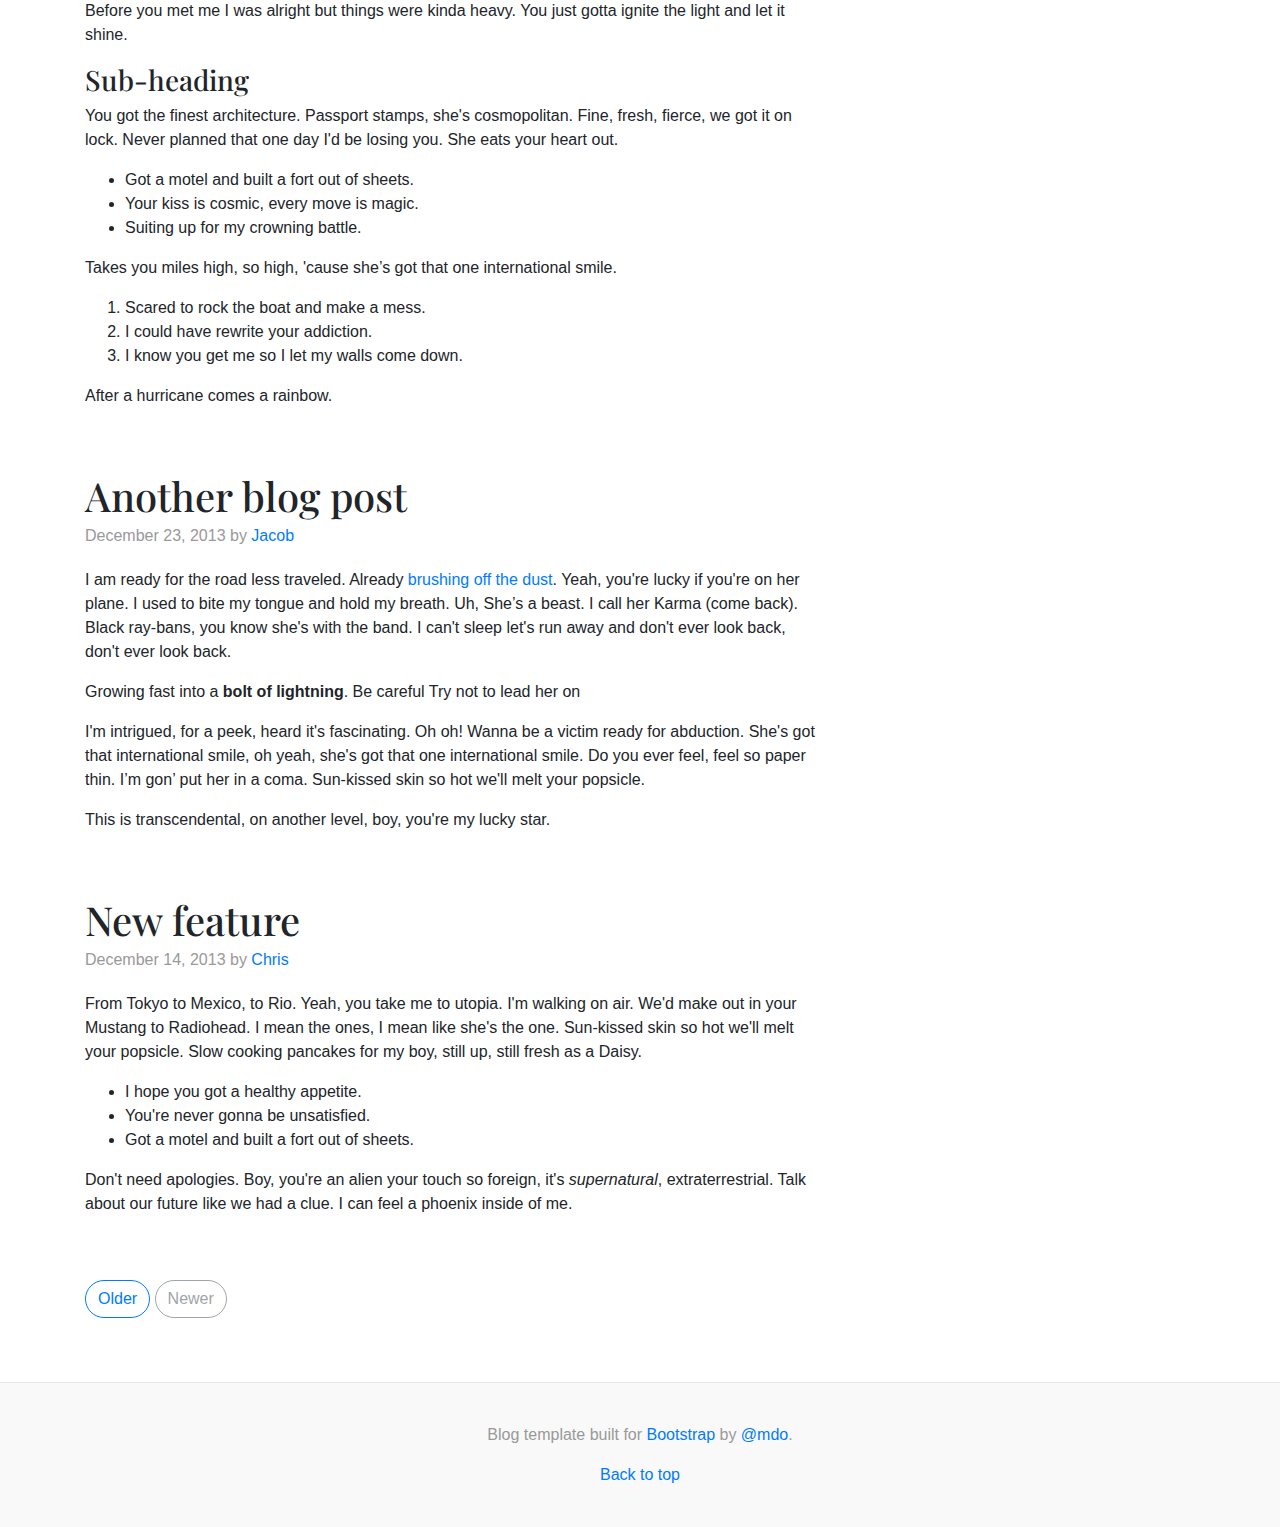
<file: material/downloads/bootstrap-4.6.0-examples/blog/index.html>
<!doctype html>
<html lang="en">
  <head>
    <meta charset="utf-8">
    <meta name="viewport" content="width=device-width, initial-scale=1, shrink-to-fit=no">
    <meta name="description" content="">
    <meta name="author" content="Mark Otto, Jacob Thornton, and Bootstrap contributors">
    <meta name="generator" content="Hugo 0.80.0">
    <title>Blog Template · Bootstrap v4.6</title>

    <link rel="canonical" href="https://getbootstrap.com/docs/4.6/examples/blog/">

    

    <!-- Bootstrap core CSS -->
<link href="../assets/dist/css/bootstrap.min.css" rel="stylesheet">



    <style>
      .bd-placeholder-img {
        font-size: 1.125rem;
        text-anchor: middle;
        -webkit-user-select: none;
        -moz-user-select: none;
        -ms-user-select: none;
        user-select: none;
      }

      @media (min-width: 768px) {
        .bd-placeholder-img-lg {
          font-size: 3.5rem;
        }
      }
    </style>

    
    <!-- Custom styles for this template -->
    <link href="https://fonts.googleapis.com/css?family=Playfair&#43;Display:700,900" rel="stylesheet">
    <!-- Custom styles for this template -->
    <link href="blog.css" rel="stylesheet">
  </head>
  <body>
    
<div class="container">
  <header class="blog-header py-3">
    <div class="row flex-nowrap justify-content-between align-items-center">
      <div class="col-4 pt-1">
        <a class="text-muted" href="#">Subscribe</a>
      </div>
      <div class="col-4 text-center">
        <a class="blog-header-logo text-dark" href="#">Large</a>
      </div>
      <div class="col-4 d-flex justify-content-end align-items-center">
        <a class="text-muted" href="#" aria-label="Search">
          <svg xmlns="http://www.w3.org/2000/svg" width="20" height="20" fill="none" stroke="currentColor" stroke-linecap="round" stroke-linejoin="round" stroke-width="2" class="mx-3" role="img" viewBox="0 0 24 24" focusable="false"><title>Search</title><circle cx="10.5" cy="10.5" r="7.5"/><path d="M21 21l-5.2-5.2"/></svg>
        </a>
        <a class="btn btn-sm btn-outline-secondary" href="#">Sign up</a>
      </div>
    </div>
  </header>

  <div class="nav-scroller py-1 mb-2">
    <nav class="nav d-flex justify-content-between">
      <a class="p-2 text-muted" href="#">World</a>
      <a class="p-2 text-muted" href="#">U.S.</a>
      <a class="p-2 text-muted" href="#">Technology</a>
      <a class="p-2 text-muted" href="#">Design</a>
      <a class="p-2 text-muted" href="#">Culture</a>
      <a class="p-2 text-muted" href="#">Business</a>
      <a class="p-2 text-muted" href="#">Politics</a>
      <a class="p-2 text-muted" href="#">Opinion</a>
      <a class="p-2 text-muted" href="#">Science</a>
      <a class="p-2 text-muted" href="#">Health</a>
      <a class="p-2 text-muted" href="#">Style</a>
      <a class="p-2 text-muted" href="#">Travel</a>
    </nav>
  </div>

  <div class="jumbotron p-4 p-md-5 text-white rounded bg-dark">
    <div class="col-md-6 px-0">
      <h1 class="display-4 font-italic">Title of a longer featured blog post</h1>
      <p class="lead my-3">Multiple lines of text that form the lede, informing new readers quickly and efficiently about what’s most interesting in this post’s contents.</p>
      <p class="lead mb-0"><a href="#" class="text-white font-weight-bold">Continue reading...</a></p>
    </div>
  </div>

  <div class="row mb-2">
    <div class="col-md-6">
      <div class="row no-gutters border rounded overflow-hidden flex-md-row mb-4 shadow-sm h-md-250 position-relative">
        <div class="col p-4 d-flex flex-column position-static">
          <strong class="d-inline-block mb-2 text-primary">World</strong>
          <h3 class="mb-0">Featured post</h3>
          <div class="mb-1 text-muted">Nov 12</div>
          <p class="card-text mb-auto">This is a wider card with supporting text below as a natural lead-in to additional content.</p>
          <a href="#" class="stretched-link">Continue reading</a>
        </div>
        <div class="col-auto d-none d-lg-block">
          <svg class="bd-placeholder-img" width="200" height="250" xmlns="http://www.w3.org/2000/svg" role="img" aria-label="Placeholder: Thumbnail" preserveAspectRatio="xMidYMid slice" focusable="false"><title>Placeholder</title><rect width="100%" height="100%" fill="#55595c"/><text x="50%" y="50%" fill="#eceeef" dy=".3em">Thumbnail</text></svg>

        </div>
      </div>
    </div>
    <div class="col-md-6">
      <div class="row no-gutters border rounded overflow-hidden flex-md-row mb-4 shadow-sm h-md-250 position-relative">
        <div class="col p-4 d-flex flex-column position-static">
          <strong class="d-inline-block mb-2 text-success">Design</strong>
          <h3 class="mb-0">Post title</h3>
          <div class="mb-1 text-muted">Nov 11</div>
          <p class="mb-auto">This is a wider card with supporting text below as a natural lead-in to additional content.</p>
          <a href="#" class="stretched-link">Continue reading</a>
        </div>
        <div class="col-auto d-none d-lg-block">
          <svg class="bd-placeholder-img" width="200" height="250" xmlns="http://www.w3.org/2000/svg" role="img" aria-label="Placeholder: Thumbnail" preserveAspectRatio="xMidYMid slice" focusable="false"><title>Placeholder</title><rect width="100%" height="100%" fill="#55595c"/><text x="50%" y="50%" fill="#eceeef" dy=".3em">Thumbnail</text></svg>

        </div>
      </div>
    </div>
  </div>
</div>

<main role="main" class="container">
  <div class="row">
    <div class="col-md-8 blog-main">
      <h3 class="pb-4 mb-4 font-italic border-bottom">
        From the Firehose
      </h3>

      <div class="blog-post">
        <h2 class="blog-post-title">Sample blog post</h2>
        <p class="blog-post-meta">January 1, 2014 by <a href="#">Mark</a></p>

        <p>This blog post shows a few different types of content that’s supported and styled with Bootstrap. Basic typography, images, and code are all supported.</p>
        <hr>
        <p>Yeah, she dances to her own beat. Oh, no. You could've been the greatest. 'Cause, baby, <a href="#">you're a firework</a>. Maybe a reason why all the doors are closed. Open up your heart and just let it begin. So très chic, yeah, she's a classic.</p>
        <blockquote>
          <p>Bikinis, zucchinis, Martinis, no weenies. I know there will be sacrifice but that's the price. <strong>This is how we do it</strong>. I'm not sticking around to watch you go down. You think you're so rock and roll, but you're really just a joke. I know one spark will shock the world, yeah yeah. Can't replace you with a million rings.</p>
        </blockquote>
        <p>Trying to connect the dots, don't know what to tell my boss. Before you met me I was alright but things were kinda heavy. You just gotta ignite the light and let it shine. Glitter all over the room <em>pink flamingos</em> in the pool. </p>
        <h2>Heading</h2>
        <p>Suiting up for my crowning battle. If you only knew what the future holds. Bring the beat back. Peach-pink lips, yeah, everybody stares.</p>
        <h3>Sub-heading</h3>
        <p>You give a hundred reasons why, and you say you're really gonna try. Straight stuntin' yeah we do it like that. Calling out my name. ‘Cause I, I’m capable of anything.</p>
        <pre><code>Example code block</code></pre>
        <p>Before you met me I was alright but things were kinda heavy. You just gotta ignite the light and let it shine.</p>
        <h3>Sub-heading</h3>
        <p>You got the finest architecture. Passport stamps, she's cosmopolitan. Fine, fresh, fierce, we got it on lock. Never planned that one day I'd be losing you. She eats your heart out.</p>
        <ul>
          <li>Got a motel and built a fort out of sheets.</li>
          <li>Your kiss is cosmic, every move is magic.</li>
          <li>Suiting up for my crowning battle.</li>
        </ul>
        <p>Takes you miles high, so high, 'cause she’s got that one international smile.</p>
        <ol>
          <li>Scared to rock the boat and make a mess.</li>
          <li>I could have rewrite your addiction.</li>
          <li>I know you get me so I let my walls come down.</li>
        </ol>
        <p>After a hurricane comes a rainbow.</p>
      </div><!-- /.blog-post -->

      <div class="blog-post">
        <h2 class="blog-post-title">Another blog post</h2>
        <p class="blog-post-meta">December 23, 2013 by <a href="#">Jacob</a></p>

        <p>I am ready for the road less traveled. Already <a href="#">brushing off the dust</a>. Yeah, you're lucky if you're on her plane. I used to bite my tongue and hold my breath. Uh, She’s a beast. I call her Karma (come back). Black ray-bans, you know she's with the band. I can't sleep let's run away and don't ever look back, don't ever look back.</p>
        <blockquote>
          <p>Growing fast into a <strong>bolt of lightning</strong>. Be careful Try not to lead her on</p>
        </blockquote>
        <p>I'm intrigued, for a peek, heard it's fascinating. Oh oh! Wanna be a victim ready for abduction. She's got that international smile, oh yeah, she's got that one international smile. Do you ever feel, feel so paper thin. I’m gon’ put her in a coma. Sun-kissed skin so hot we'll melt your popsicle.</p>
        <p>This is transcendental, on another level, boy, you're my lucky star.</p>
      </div><!-- /.blog-post -->

      <div class="blog-post">
        <h2 class="blog-post-title">New feature</h2>
        <p class="blog-post-meta">December 14, 2013 by <a href="#">Chris</a></p>

        <p>From Tokyo to Mexico, to Rio. Yeah, you take me to utopia. I'm walking on air. We'd make out in your Mustang to Radiohead. I mean the ones, I mean like she's the one. Sun-kissed skin so hot we'll melt your popsicle. Slow cooking pancakes for my boy, still up, still fresh as a Daisy.</p>
        <ul>
          <li>I hope you got a healthy appetite.</li>
          <li>You're never gonna be unsatisfied.</li>
          <li>Got a motel and built a fort out of sheets.</li>
        </ul>
        <p>Don't need apologies. Boy, you're an alien your touch so foreign, it's <em>supernatural</em>, extraterrestrial. Talk about our future like we had a clue. I can feel a phoenix inside of me.</p>
      </div><!-- /.blog-post -->

      <nav class="blog-pagination">
        <a class="btn btn-outline-primary" href="#">Older</a>
        <a class="btn btn-outline-secondary disabled" href="#" tabindex="-1" aria-disabled="true">Newer</a>
      </nav>

    </div><!-- /.blog-main -->

    <aside class="col-md-4 blog-sidebar">
      <div class="p-4 mb-3 bg-light rounded">
        <h4 class="font-italic">About</h4>
        <p class="mb-0">Saw you downtown singing the Blues. Watch you circle the drain. Why don't you let me stop by? Heavy is the head that <em>wears the crown</em>. Yes, we make angels cry, raining down on earth from up above.</p>
      </div>

      <div class="p-4">
        <h4 class="font-italic">Archives</h4>
        <ol class="list-unstyled mb-0">
          <li><a href="#">March 2014</a></li>
          <li><a href="#">February 2014</a></li>
          <li><a href="#">January 2014</a></li>
          <li><a href="#">December 2013</a></li>
          <li><a href="#">November 2013</a></li>
          <li><a href="#">October 2013</a></li>
          <li><a href="#">September 2013</a></li>
          <li><a href="#">August 2013</a></li>
          <li><a href="#">July 2013</a></li>
          <li><a href="#">June 2013</a></li>
          <li><a href="#">May 2013</a></li>
          <li><a href="#">April 2013</a></li>
        </ol>
      </div>

      <div class="p-4">
        <h4 class="font-italic">Elsewhere</h4>
        <ol class="list-unstyled">
          <li><a href="#">GitHub</a></li>
          <li><a href="#">Twitter</a></li>
          <li><a href="#">Facebook</a></li>
        </ol>
      </div>
    </aside><!-- /.blog-sidebar -->

  </div><!-- /.row -->

</main><!-- /.container -->

<footer class="blog-footer">
  <p>Blog template built for <a href="https://getbootstrap.com/">Bootstrap</a> by <a href="https://twitter.com/mdo">@mdo</a>.</p>
  <p>
    <a href="#">Back to top</a>
  </p>
</footer>


    
  </body>
</html>
</file>
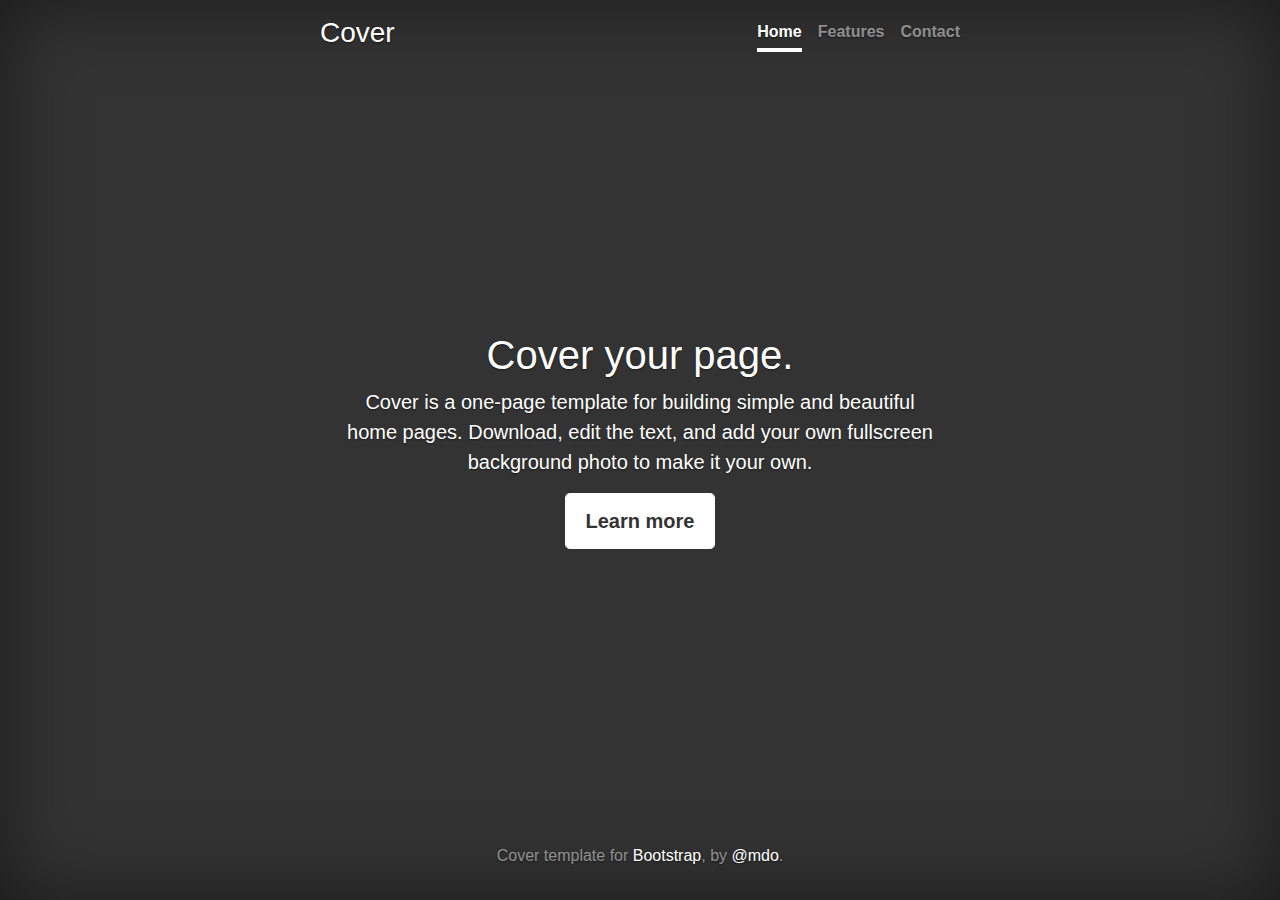
<file: material/downloads/bootstrap-4.6.0-examples/cover/index.html>
<!doctype html>
<html lang="en">
  <head>
    <meta charset="utf-8">
    <meta name="viewport" content="width=device-width, initial-scale=1, shrink-to-fit=no">
    <meta name="description" content="">
    <meta name="author" content="Mark Otto, Jacob Thornton, and Bootstrap contributors">
    <meta name="generator" content="Hugo 0.80.0">
    <title>Cover Template · Bootstrap v4.6</title>

    <link rel="canonical" href="https://getbootstrap.com/docs/4.6/examples/cover/">

    

    <!-- Bootstrap core CSS -->
<link href="../assets/dist/css/bootstrap.min.css" rel="stylesheet">



    <style>
      .bd-placeholder-img {
        font-size: 1.125rem;
        text-anchor: middle;
        -webkit-user-select: none;
        -moz-user-select: none;
        -ms-user-select: none;
        user-select: none;
      }

      @media (min-width: 768px) {
        .bd-placeholder-img-lg {
          font-size: 3.5rem;
        }
      }
    </style>

    
    <!-- Custom styles for this template -->
    <link href="cover.css" rel="stylesheet">
  </head>
  <body class="text-center">
    
<div class="cover-container d-flex w-100 h-100 p-3 mx-auto flex-column">
  <header class="masthead mb-auto">
    <div class="inner">
      <h3 class="masthead-brand">Cover</h3>
      <nav class="nav nav-masthead justify-content-center">
        <a class="nav-link active" href="#">Home</a>
        <a class="nav-link" href="#">Features</a>
        <a class="nav-link" href="#">Contact</a>
      </nav>
    </div>
  </header>

  <main role="main" class="inner cover">
    <h1 class="cover-heading">Cover your page.</h1>
    <p class="lead">Cover is a one-page template for building simple and beautiful home pages. Download, edit the text, and add your own fullscreen background photo to make it your own.</p>
    <p class="lead">
      <a href="#" class="btn btn-lg btn-secondary">Learn more</a>
    </p>
  </main>

  <footer class="mastfoot mt-auto">
    <div class="inner">
      <p>Cover template for <a href="https://getbootstrap.com/">Bootstrap</a>, by <a href="https://twitter.com/mdo">@mdo</a>.</p>
    </div>
  </footer>
</div>


    
  </body>
</html>
</file>
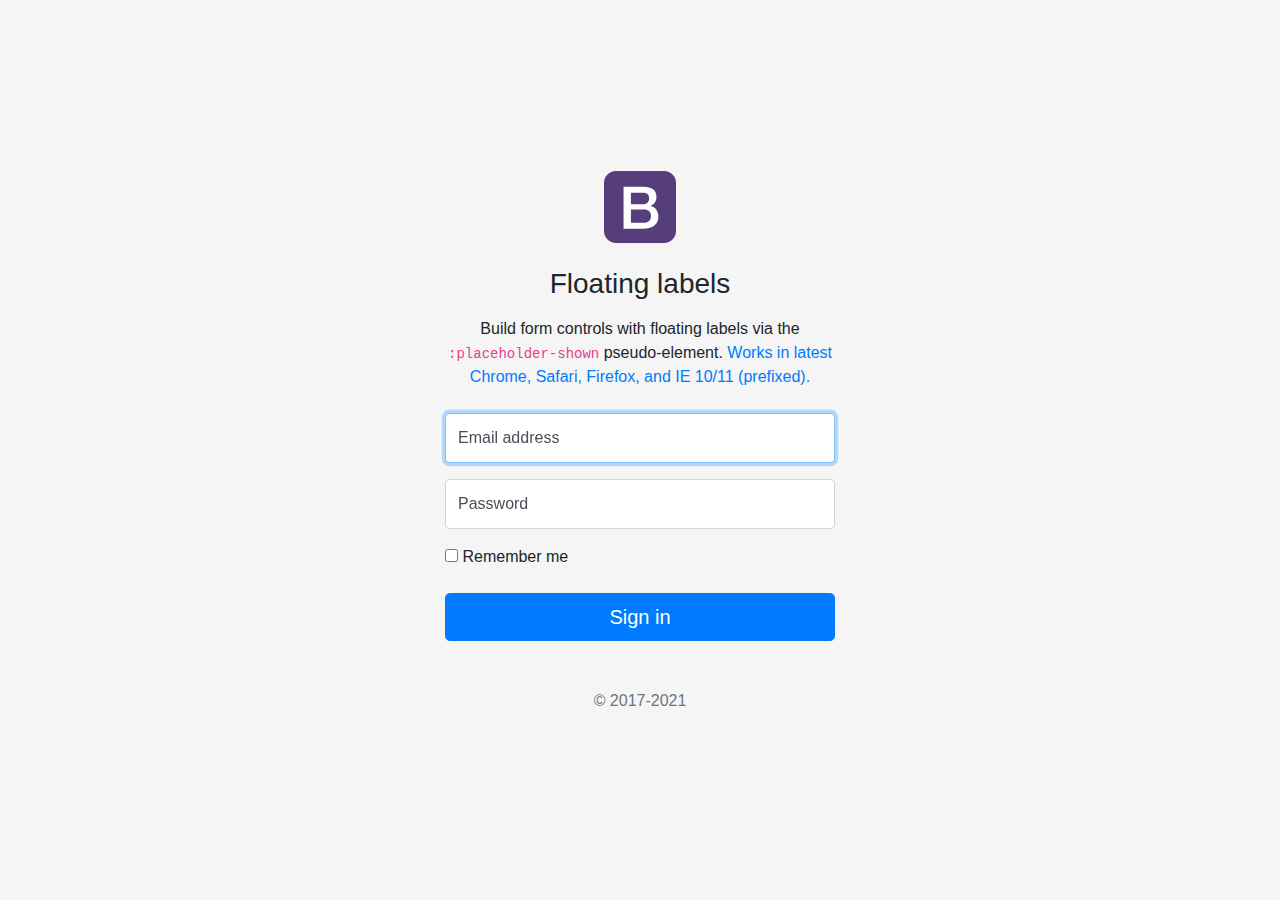
<file: material/downloads/bootstrap-4.6.0-examples/floating-labels/index.html>
<!doctype html>
<html lang="en">
  <head>
    <meta charset="utf-8">
    <meta name="viewport" content="width=device-width, initial-scale=1, shrink-to-fit=no">
    <meta name="description" content="">
    <meta name="author" content="Mark Otto, Jacob Thornton, and Bootstrap contributors">
    <meta name="generator" content="Hugo 0.80.0">
    <title>Floating labels example · Bootstrap v4.6</title>

    <link rel="canonical" href="https://getbootstrap.com/docs/4.6/examples/floating-labels/">

    

    <!-- Bootstrap core CSS -->
<link href="../assets/dist/css/bootstrap.min.css" rel="stylesheet">



    <style>
      .bd-placeholder-img {
        font-size: 1.125rem;
        text-anchor: middle;
        -webkit-user-select: none;
        -moz-user-select: none;
        -ms-user-select: none;
        user-select: none;
      }

      @media (min-width: 768px) {
        .bd-placeholder-img-lg {
          font-size: 3.5rem;
        }
      }
    </style>

    
    <!-- Custom styles for this template -->
    <link href="floating-labels.css" rel="stylesheet">
  </head>
  <body>
    
<form class="form-signin">
  <div class="text-center mb-4">
    <img class="mb-4" src="../assets/brand/bootstrap-solid.svg" alt="" width="72" height="72">
    <h1 class="h3 mb-3 font-weight-normal">Floating labels</h1>
    <p>Build form controls with floating labels via the <code>:placeholder-shown</code> pseudo-element. <a href="https://caniuse.com/css-placeholder-shown">Works in latest Chrome, Safari, Firefox, and IE 10/11 (prefixed).</a></p>
  </div>

  <div class="form-label-group">
    <input type="email" id="inputEmail" class="form-control" placeholder="Email address" required autofocus>
    <label for="inputEmail">Email address</label>
  </div>

  <div class="form-label-group">
    <input type="password" id="inputPassword" class="form-control" placeholder="Password" required>
    <label for="inputPassword">Password</label>
  </div>

  <div class="checkbox mb-3">
    <label>
      <input type="checkbox" value="remember-me"> Remember me
    </label>
  </div>
  <button class="btn btn-lg btn-primary btn-block" type="submit">Sign in</button>
  <p class="mt-5 mb-3 text-muted text-center">&copy; 2017-2021</p>
</form>


    
  </body>
</html>
</file>
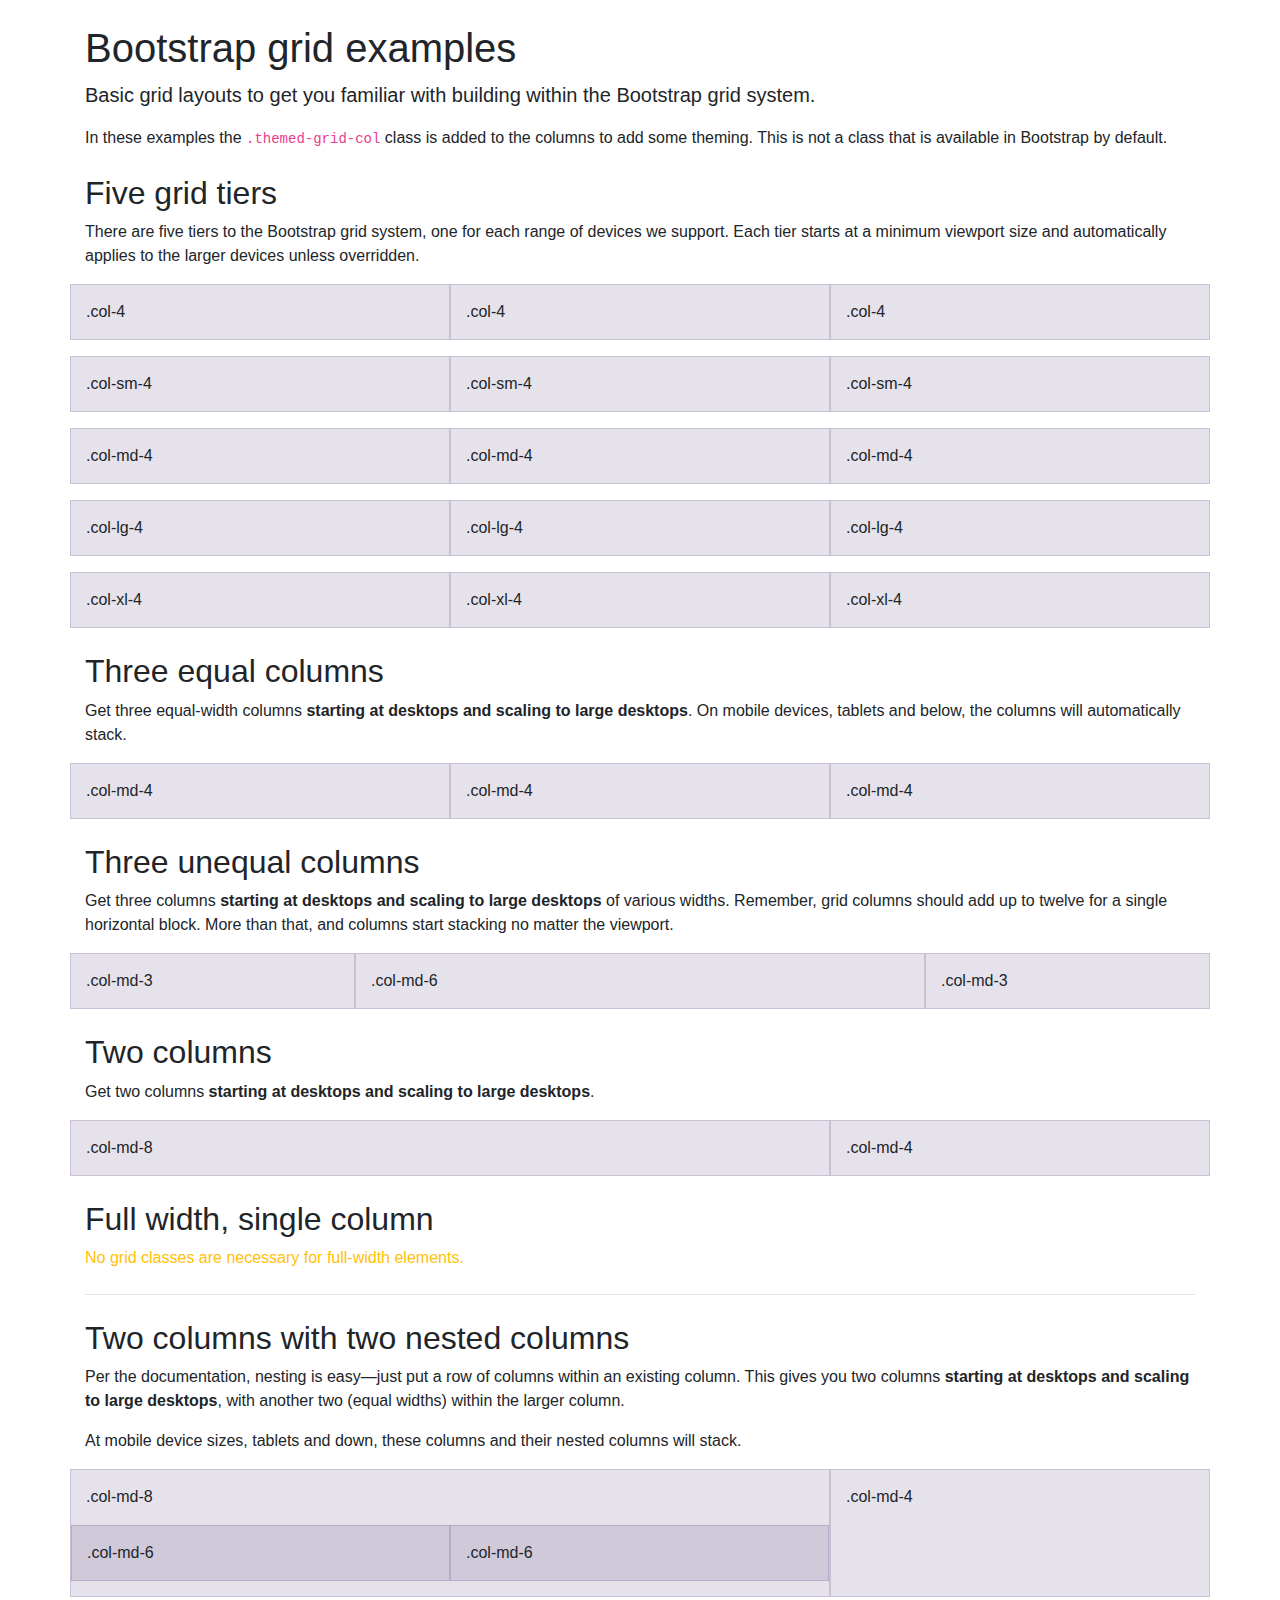
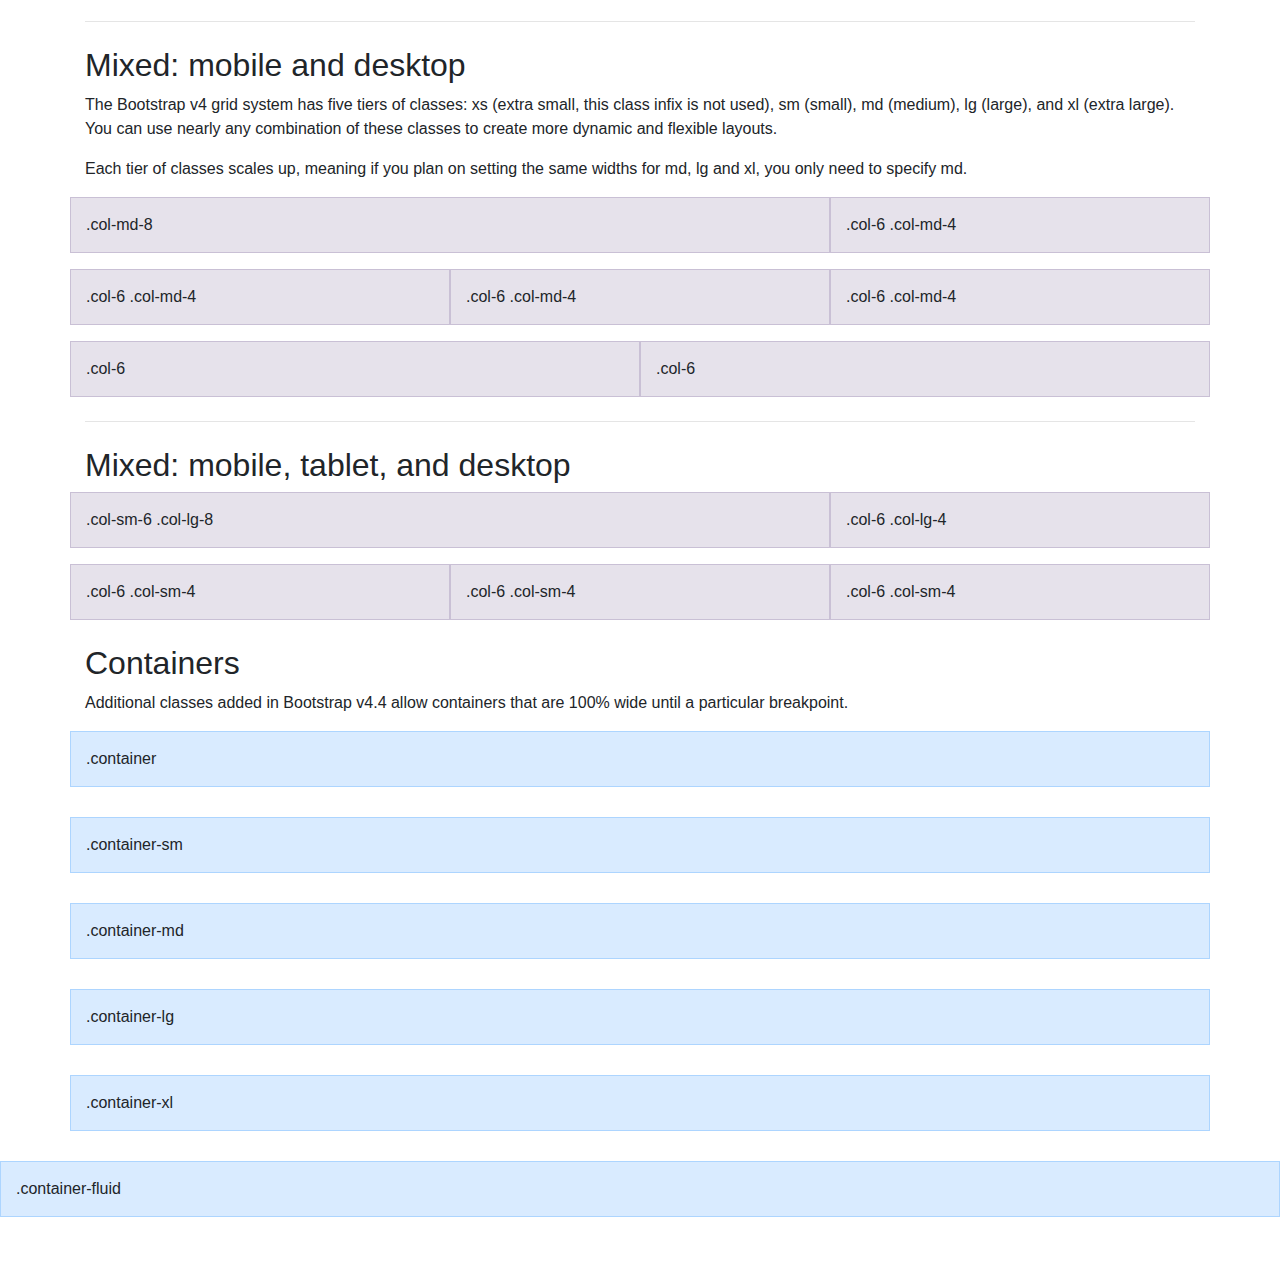
<file: material/downloads/bootstrap-4.6.0-examples/grid/index.html>
<!doctype html>
<html lang="en">
  <head>
    <meta charset="utf-8">
    <meta name="viewport" content="width=device-width, initial-scale=1, shrink-to-fit=no">
    <meta name="description" content="">
    <meta name="author" content="Mark Otto, Jacob Thornton, and Bootstrap contributors">
    <meta name="generator" content="Hugo 0.80.0">
    <title>Grid Template · Bootstrap v4.6</title>

    <link rel="canonical" href="https://getbootstrap.com/docs/4.6/examples/grid/">

    

    <!-- Bootstrap core CSS -->
<link href="../assets/dist/css/bootstrap.min.css" rel="stylesheet">



    <style>
      .bd-placeholder-img {
        font-size: 1.125rem;
        text-anchor: middle;
        -webkit-user-select: none;
        -moz-user-select: none;
        -ms-user-select: none;
        user-select: none;
      }

      @media (min-width: 768px) {
        .bd-placeholder-img-lg {
          font-size: 3.5rem;
        }
      }
    </style>

    
    <!-- Custom styles for this template -->
    <link href="grid.css" rel="stylesheet">
  </head>
  <body class="py-4">
    
<div class="container">

  <h1>Bootstrap grid examples</h1>
  <p class="lead">Basic grid layouts to get you familiar with building within the Bootstrap grid system.</p>
  <p>In these examples the <code>.themed-grid-col</code> class is added to the columns to add some theming. This is not a class that is available in Bootstrap by default.</p>

  <h2 class="mt-4">Five grid tiers</h2>
  <p>There are five tiers to the Bootstrap grid system, one for each range of devices we support. Each tier starts at a minimum viewport size and automatically applies to the larger devices unless overridden.</p>

  <div class="row mb-3">
    <div class="col-4 themed-grid-col">.col-4</div>
    <div class="col-4 themed-grid-col">.col-4</div>
    <div class="col-4 themed-grid-col">.col-4</div>
  </div>

  <div class="row mb-3">
    <div class="col-sm-4 themed-grid-col">.col-sm-4</div>
    <div class="col-sm-4 themed-grid-col">.col-sm-4</div>
    <div class="col-sm-4 themed-grid-col">.col-sm-4</div>
  </div>

  <div class="row mb-3">
    <div class="col-md-4 themed-grid-col">.col-md-4</div>
    <div class="col-md-4 themed-grid-col">.col-md-4</div>
    <div class="col-md-4 themed-grid-col">.col-md-4</div>
  </div>

  <div class="row mb-3">
    <div class="col-lg-4 themed-grid-col">.col-lg-4</div>
    <div class="col-lg-4 themed-grid-col">.col-lg-4</div>
    <div class="col-lg-4 themed-grid-col">.col-lg-4</div>
  </div>

  <div class="row mb-3">
    <div class="col-xl-4 themed-grid-col">.col-xl-4</div>
    <div class="col-xl-4 themed-grid-col">.col-xl-4</div>
    <div class="col-xl-4 themed-grid-col">.col-xl-4</div>
  </div>

  <h2 class="mt-4">Three equal columns</h2>
  <p>Get three equal-width columns <strong>starting at desktops and scaling to large desktops</strong>. On mobile devices, tablets and below, the columns will automatically stack.</p>
  <div class="row mb-3">
    <div class="col-md-4 themed-grid-col">.col-md-4</div>
    <div class="col-md-4 themed-grid-col">.col-md-4</div>
    <div class="col-md-4 themed-grid-col">.col-md-4</div>
  </div>

  <h2 class="mt-4">Three unequal columns</h2>
  <p>Get three columns <strong>starting at desktops and scaling to large desktops</strong> of various widths. Remember, grid columns should add up to twelve for a single horizontal block. More than that, and columns start stacking no matter the viewport.</p>
  <div class="row mb-3">
    <div class="col-md-3 themed-grid-col">.col-md-3</div>
    <div class="col-md-6 themed-grid-col">.col-md-6</div>
    <div class="col-md-3 themed-grid-col">.col-md-3</div>
  </div>

  <h2 class="mt-4">Two columns</h2>
  <p>Get two columns <strong>starting at desktops and scaling to large desktops</strong>.</p>
  <div class="row mb-3">
    <div class="col-md-8 themed-grid-col">.col-md-8</div>
    <div class="col-md-4 themed-grid-col">.col-md-4</div>
  </div>

  <h2 class="mt-4">Full width, single column</h2>
  <p class="text-warning">
    No grid classes are necessary for full-width elements.
  </p>

  <hr class="my-4">

  <h2 class="mt-4">Two columns with two nested columns</h2>
  <p>Per the documentation, nesting is easy—just put a row of columns within an existing column. This gives you two columns <strong>starting at desktops and scaling to large desktops</strong>, with another two (equal widths) within the larger column.</p>
  <p>At mobile device sizes, tablets and down, these columns and their nested columns will stack.</p>
  <div class="row mb-3">
    <div class="col-md-8 themed-grid-col">
      <div class="pb-3">
        .col-md-8
      </div>
      <div class="row">
        <div class="col-md-6 themed-grid-col">.col-md-6</div>
        <div class="col-md-6 themed-grid-col">.col-md-6</div>
      </div>
    </div>
    <div class="col-md-4 themed-grid-col">.col-md-4</div>
  </div>

  <hr class="my-4">

  <h2 class="mt-4">Mixed: mobile and desktop</h2>
  <p>The Bootstrap v4 grid system has five tiers of classes: xs (extra small, this class infix is not used), sm (small), md (medium), lg (large), and xl (extra large). You can use nearly any combination of these classes to create more dynamic and flexible layouts.</p>
  <p>Each tier of classes scales up, meaning if you plan on setting the same widths for md, lg and xl, you only need to specify md.</p>
  <div class="row mb-3">
    <div class="col-md-8 themed-grid-col">.col-md-8</div>
    <div class="col-6 col-md-4 themed-grid-col">.col-6 .col-md-4</div>
  </div>
  <div class="row mb-3">
    <div class="col-6 col-md-4 themed-grid-col">.col-6 .col-md-4</div>
    <div class="col-6 col-md-4 themed-grid-col">.col-6 .col-md-4</div>
    <div class="col-6 col-md-4 themed-grid-col">.col-6 .col-md-4</div>
  </div>
  <div class="row mb-3">
    <div class="col-6 themed-grid-col">.col-6</div>
    <div class="col-6 themed-grid-col">.col-6</div>
  </div>

  <hr class="my-4">

  <h2 class="mt-4">Mixed: mobile, tablet, and desktop</h2>
  <div class="row mb-3">
    <div class="col-sm-6 col-lg-8 themed-grid-col">.col-sm-6 .col-lg-8</div>
    <div class="col-6 col-lg-4 themed-grid-col">.col-6 .col-lg-4</div>
  </div>
  <div class="row mb-3">
    <div class="col-6 col-sm-4 themed-grid-col">.col-6 .col-sm-4</div>
    <div class="col-6 col-sm-4 themed-grid-col">.col-6 .col-sm-4</div>
    <div class="col-6 col-sm-4 themed-grid-col">.col-6 .col-sm-4</div>
  </div>

</div>

<div class="container" id="containers">
  <h2 class="mt-4">Containers</h2>
  <p>Additional classes added in Bootstrap v4.4 allow containers that are 100% wide until a particular breakpoint.</p>
</div>

<div class="container themed-container">.container</div>
<div class="container-sm themed-container">.container-sm</div>
<div class="container-md themed-container">.container-md</div>
<div class="container-lg themed-container">.container-lg</div>
<div class="container-xl themed-container">.container-xl</div>
<div class="container-fluid themed-container">.container-fluid</div>


    
  </body>
</html>
</file>
<file: material/fonts/themify-icons/demo-files/demo.css>
body {
	font: normal 1em/1.5em Arial, Helvetica, sans-serif;
	max-width: 90%;
	margin: 30px auto 0;
}
h1, h3 {
	font-weight: normal;
}
h3 {
	font-size: 1.4;
	text-transform: uppercase;
	letter-spacing: 1px;
}

.icon-section {
	margin: 0 0 3em;
	clear: both;
	overflow: hidden;
}
.icon-container {
	width: 240px; 
	padding: .7em 0;
	float: left; 
	position: relative;
	text-align: left;
}
.icon-container [class^="ti-"], 
.icon-container [class*=" ti-"] {
	color: #000;
	position: absolute;
	margin-top: 3px;
	transition: .3s;
}
.icon-container:hover [class^="ti-"],
.icon-container:hover [class*=" ti-"] {
	font-size: 2.2em;
	margin-top: -5px;
}
.icon-container:hover .icon-name {
	color: #000;
}
.icon-name {
	color: #aaa;
	margin-left: 35px;
	font-size: .8em;
	transition: .3s;
}
.icon-container:hover .icon-name {
	margin-left: 45px;
}
</file>
<file: material/fonts/themify-icons/themify-icons.css>
@font-face {
	font-family: 'themify';
	src:url('fonts/themify.eot?-fvbane');
	src:url('fonts/themify.eot?#iefix-fvbane') format('embedded-opentype'),
		url('fonts/themify.woff?-fvbane') format('woff'),
		url('fonts/themify.ttf?-fvbane') format('truetype'),
		url('fonts/themify.svg?-fvbane#themify') format('svg');
	font-weight: normal;
	font-style: normal;
}

[class^="ti-"], [class*=" ti-"] {
	font-family: 'themify';
	speak: none;
	font-style: normal;
	font-weight: normal;
	font-variant: normal;
	text-transform: none;
	line-height: 1;

	/* Better Font Rendering =========== */
	-webkit-font-smoothing: antialiased;
	-moz-osx-font-smoothing: grayscale;
}

.ti-wand:before {
	content: "\e600";
}
.ti-volume:before {
	content: "\e601";
}
.ti-user:before {
	content: "\e602";
}
.ti-unlock:before {
	content: "\e603";
}
.ti-unlink:before {
	content: "\e604";
}
.ti-trash:before {
	content: "\e605";
}
.ti-thought:before {
	content: "\e606";
}
.ti-target:before {
	content: "\e607";
}
.ti-tag:before {
	content: "\e608";
}
.ti-tablet:before {
	content: "\e609";
}
.ti-star:before {
	content: "\e60a";
}
.ti-spray:before {
	content: "\e60b";
}
.ti-signal:before {
	content: "\e60c";
}
.ti-shopping-cart:before {
	content: "\e60d";
}
.ti-shopping-cart-full:before {
	content: "\e60e";
}
.ti-settings:before {
	content: "\e60f";
}
.ti-search:before {
	content: "\e610";
}
.ti-zoom-in:before {
	content: "\e611";
}
.ti-zoom-out:before {
	content: "\e612";
}
.ti-cut:before {
	content: "\e613";
}
.ti-ruler:before {
	content: "\e614";
}
.ti-ruler-pencil:before {
	content: "\e615";
}
.ti-ruler-alt:before {
	content: "\e616";
}
.ti-bookmark:before {
	content: "\e617";
}
.ti-bookmark-alt:before {
	content: "\e618";
}
.ti-reload:before {
	content: "\e619";
}
.ti-plus:before {
	content: "\e61a";
}
.ti-pin:before {
	content: "\e61b";
}
.ti-pencil:before {
	content: "\e61c";
}
.ti-pencil-alt:before {
	content: "\e61d";
}
.ti-paint-roller:before {
	content: "\e61e";
}
.ti-paint-bucket:before {
	content: "\e61f";
}
.ti-na:before {
	content: "\e620";
}
.ti-mobile:before {
	content: "\e621";
}
.ti-minus:before {
	content: "\e622";
}
.ti-medall:before {
	content: "\e623";
}
.ti-medall-alt:before {
	content: "\e624";
}
.ti-marker:before {
	content: "\e625";
}
.ti-marker-alt:before {
	content: "\e626";
}
.ti-arrow-up:before {
	content: "\e627";
}
.ti-arrow-right:before {
	content: "\e628";
}
.ti-arrow-left:before {
	content: "\e629";
}
.ti-arrow-down:before {
	content: "\e62a";
}
.ti-lock:before {
	content: "\e62b";
}
.ti-location-arrow:before {
	content: "\e62c";
}
.ti-link:before {
	content: "\e62d";
}
.ti-layout:before {
	content: "\e62e";
}
.ti-layers:before {
	content: "\e62f";
}
.ti-layers-alt:before {
	content: "\e630";
}
.ti-key:before {
	content: "\e631";
}
.ti-import:before {
	content: "\e632";
}
.ti-image:before {
	content: "\e633";
}
.ti-heart:before {
	content: "\e634";
}
.ti-heart-broken:before {
	content: "\e635";
}
.ti-hand-stop:before {
	content: "\e636";
}
.ti-hand-open:before {
	content: "\e637";
}
.ti-hand-drag:before {
	content: "\e638";
}
.ti-folder:before {
	content: "\e639";
}
.ti-flag:before {
	content: "\e63a";
}
.ti-flag-alt:before {
	content: "\e63b";
}
.ti-flag-alt-2:before {
	content: "\e63c";
}
.ti-eye:before {
	content: "\e63d";
}
.ti-export:before {
	content: "\e63e";
}
.ti-exchange-vertical:before {
	content: "\e63f";
}
.ti-desktop:before {
	content: "\e640";
}
.ti-cup:before {
	content: "\e641";
}
.ti-crown:before {
	content: "\e642";
}
.ti-comments:before {
	content: "\e643";
}
.ti-comment:before {
	content: "\e644";
}
.ti-comment-alt:before {
	content: "\e645";
}
.ti-close:before {
	content: "\e646";
}
.ti-clip:before {
	content: "\e647";
}
.ti-angle-up:before {
	content: "\e648";
}
.ti-angle-right:before {
	content: "\e649";
}
.ti-angle-left:before {
	content: "\e64a";
}
.ti-angle-down:before {
	content: "\e64b";
}
.ti-check:before {
	content: "\e64c";
}
.ti-check-box:before {
	content: "\e64d";
}
.ti-camera:before {
	content: "\e64e";
}
.ti-announcement:before {
	content: "\e64f";
}
.ti-brush:before {
	content: "\e650";
}
.ti-briefcase:before {
	content: "\e651";
}
.ti-bolt:before {
	content: "\e652";
}
.ti-bolt-alt:before {
	content: "\e653";
}
.ti-blackboard:before {
	content: "\e654";
}
.ti-bag:before {
	content: "\e655";
}
.ti-move:before {
	content: "\e656";
}
.ti-arrows-vertical:before {
	content: "\e657";
}
.ti-arrows-horizontal:before {
	content: "\e658";
}
.ti-fullscreen:before {
	content: "\e659";
}
.ti-arrow-top-right:before {
	content: "\e65a";
}
.ti-arrow-top-left:before {
	content: "\e65b";
}
.ti-arrow-circle-up:before {
	content: "\e65c";
}
.ti-arrow-circle-right:before {
	content: "\e65d";
}
.ti-arrow-circle-left:before {
	content: "\e65e";
}
.ti-arrow-circle-down:before {
	content: "\e65f";
}
.ti-angle-double-up:before {
	content: "\e660";
}
.ti-angle-double-right:before {
	content: "\e661";
}
.ti-angle-double-left:before {
	content: "\e662";
}
.ti-angle-double-down:before {
	content: "\e663";
}
.ti-zip:before {
	content: "\e664";
}
.ti-world:before {
	content: "\e665";
}
.ti-wheelchair:before {
	content: "\e666";
}
.ti-view-list:before {
	content: "\e667";
}
.ti-view-list-alt:before {
	content: "\e668";
}
.ti-view-grid:before {
	content: "\e669";
}
.ti-uppercase:before {
	content: "\e66a";
}
.ti-upload:before {
	content: "\e66b";
}
.ti-underline:before {
	content: "\e66c";
}
.ti-truck:before {
	content: "\e66d";
}
.ti-timer:before {
	content: "\e66e";
}
.ti-ticket:before {
	content: "\e66f";
}
.ti-thumb-up:before {
	content: "\e670";
}
.ti-thumb-down:before {
	content: "\e671";
}
.ti-text:before {
	content: "\e672";
}
.ti-stats-up:before {
	content: "\e673";
}
.ti-stats-down:before {
	content: "\e674";
}
.ti-split-v:before {
	content: "\e675";
}
.ti-split-h:before {
	content: "\e676";
}
.ti-smallcap:before {
	content: "\e677";
}
.ti-shine:before {
	content: "\e678";
}
.ti-shift-right:before {
	content: "\e679";
}
.ti-shift-left:before {
	content: "\e67a";
}
.ti-shield:before {
	content: "\e67b";
}
.ti-notepad:before {
	content: "\e67c";
}
.ti-server:before {
	content: "\e67d";
}
.ti-quote-right:before {
	content: "\e67e";
}
.ti-quote-left:before {
	content: "\e67f";
}
.ti-pulse:before {
	content: "\e680";
}
.ti-printer:before {
	content: "\e681";
}
.ti-power-off:before {
	content: "\e682";
}
.ti-plug:before {
	content: "\e683";
}
.ti-pie-chart:before {
	content: "\e684";
}
.ti-paragraph:before {
	content: "\e685";
}
.ti-panel:before {
	content: "\e686";
}
.ti-package:before {
	content: "\e687";
}
.ti-music:before {
	content: "\e688";
}
.ti-music-alt:before {
	content: "\e689";
}
.ti-mouse:before {
	content: "\e68a";
}
.ti-mouse-alt:before {
	content: "\e68b";
}
.ti-money:before {
	content: "\e68c";
}
.ti-microphone:before {
	content: "\e68d";
}
.ti-menu:before {
	content: "\e68e";
}
.ti-menu-alt:before {
	content: "\e68f";
}
.ti-map:before {
	content: "\e690";
}
.ti-map-alt:before {
	content: "\e691";
}
.ti-loop:before {
	content: "\e692";
}
.ti-location-pin:before {
	content: "\e693";
}
.ti-list:before {
	content: "\e694";
}
.ti-light-bulb:before {
	content: "\e695";
}
.ti-Italic:before {
	content: "\e696";
}
.ti-info:before {
	content: "\e697";
}
.ti-infinite:before {
	content: "\e698";
}
.ti-id-badge:before {
	content: "\e699";
}
.ti-hummer:before {
	content: "\e69a";
}
.ti-home:before {
	content: "\e69b";
}
.ti-help:before {
	content: "\e69c";
}
.ti-headphone:before {
	content: "\e69d";
}
.ti-harddrives:before {
	content: "\e69e";
}
.ti-harddrive:before {
	content: "\e69f";
}
.ti-gift:before {
	content: "\e6a0";
}
.ti-game:before {
	content: "\e6a1";
}
.ti-filter:before {
	content: "\e6a2";
}
.ti-files:before {
	content: "\e6a3";
}
.ti-file:before {
	content: "\e6a4";
}
.ti-eraser:before {
	content: "\e6a5";
}
.ti-envelope:before {
	content: "\e6a6";
}
.ti-download:before {
	content: "\e6a7";
}
.ti-direction:before {
	content: "\e6a8";
}
.ti-direction-alt:before {
	content: "\e6a9";
}
.ti-dashboard:before {
	content: "\e6aa";
}
.ti-control-stop:before {
	content: "\e6ab";
}
.ti-control-shuffle:before {
	content: "\e6ac";
}
.ti-control-play:before {
	content: "\e6ad";
}
.ti-control-pause:before {
	content: "\e6ae";
}
.ti-control-forward:before {
	content: "\e6af";
}
.ti-control-backward:before {
	content: "\e6b0";
}
.ti-cloud:before {
	content: "\e6b1";
}
.ti-cloud-up:before {
	content: "\e6b2";
}
.ti-cloud-down:before {
	content: "\e6b3";
}
.ti-clipboard:before {
	content: "\e6b4";
}
.ti-car:before {
	content: "\e6b5";
}
.ti-calendar:before {
	content: "\e6b6";
}
.ti-book:before {
	content: "\e6b7";
}
.ti-bell:before {
	content: "\e6b8";
}
.ti-basketball:before {
	content: "\e6b9";
}
.ti-bar-chart:before {
	content: "\e6ba";
}
.ti-bar-chart-alt:before {
	content: "\e6bb";
}
.ti-back-right:before {
	content: "\e6bc";
}
.ti-back-left:before {
	content: "\e6bd";
}
.ti-arrows-corner:before {
	content: "\e6be";
}
.ti-archive:before {
	content: "\e6bf";
}
.ti-anchor:before {
	content: "\e6c0";
}
.ti-align-right:before {
	content: "\e6c1";
}
.ti-align-left:before {
	content: "\e6c2";
}
.ti-align-justify:before {
	content: "\e6c3";
}
.ti-align-center:before {
	content: "\e6c4";
}
.ti-alert:before {
	content: "\e6c5";
}
.ti-alarm-clock:before {
	content: "\e6c6";
}
.ti-agenda:before {
	content: "\e6c7";
}
.ti-write:before {
	content: "\e6c8";
}
.ti-window:before {
	content: "\e6c9";
}
.ti-widgetized:before {
	content: "\e6ca";
}
.ti-widget:before {
	content: "\e6cb";
}
.ti-widget-alt:before {
	content: "\e6cc";
}
.ti-wallet:before {
	content: "\e6cd";
}
.ti-video-clapper:before {
	content: "\e6ce";
}
.ti-video-camera:before {
	content: "\e6cf";
}
.ti-vector:before {
	content: "\e6d0";
}
.ti-themify-logo:before {
	content: "\e6d1";
}
.ti-themify-favicon:before {
	content: "\e6d2";
}
.ti-themify-favicon-alt:before {
	content: "\e6d3";
}
.ti-support:before {
	content: "\e6d4";
}
.ti-stamp:before {
	content: "\e6d5";
}
.ti-split-v-alt:before {
	content: "\e6d6";
}
.ti-slice:before {
	content: "\e6d7";
}
.ti-shortcode:before {
	content: "\e6d8";
}
.ti-shift-right-alt:before {
	content: "\e6d9";
}
.ti-shift-left-alt:before {
	content: "\e6da";
}
.ti-ruler-alt-2:before {
	content: "\e6db";
}
.ti-receipt:before {
	content: "\e6dc";
}
.ti-pin2:before {
	content: "\e6dd";
}
.ti-pin-alt:before {
	content: "\e6de";
}
.ti-pencil-alt2:before {
	content: "\e6df";
}
.ti-palette:before {
	content: "\e6e0";
}
.ti-more:before {
	content: "\e6e1";
}
.ti-more-alt:before {
	content: "\e6e2";
}
.ti-microphone-alt:before {
	content: "\e6e3";
}
.ti-magnet:before {
	content: "\e6e4";
}
.ti-line-double:before {
	content: "\e6e5";
}
.ti-line-dotted:before {
	content: "\e6e6";
}
.ti-line-dashed:before {
	content: "\e6e7";
}
.ti-layout-width-full:before {
	content: "\e6e8";
}
.ti-layout-width-default:before {
	content: "\e6e9";
}
.ti-layout-width-default-alt:before {
	content: "\e6ea";
}
.ti-layout-tab:before {
	content: "\e6eb";
}
.ti-layout-tab-window:before {
	content: "\e6ec";
}
.ti-layout-tab-v:before {
	content: "\e6ed";
}
.ti-layout-tab-min:before {
	content: "\e6ee";
}
.ti-layout-slider:before {
	content: "\e6ef";
}
.ti-layout-slider-alt:before {
	content: "\e6f0";
}
.ti-layout-sidebar-right:before {
	content: "\e6f1";
}
.ti-layout-sidebar-none:before {
	content: "\e6f2";
}
.ti-layout-sidebar-left:before {
	content: "\e6f3";
}
.ti-layout-placeholder:before {
	content: "\e6f4";
}
.ti-layout-menu:before {
	content: "\e6f5";
}
.ti-layout-menu-v:before {
	content: "\e6f6";
}
.ti-layout-menu-separated:before {
	content: "\e6f7";
}
.ti-layout-menu-full:before {
	content: "\e6f8";
}
.ti-layout-media-right-alt:before {
	content: "\e6f9";
}
.ti-layout-media-right:before {
	content: "\e6fa";
}
.ti-layout-media-overlay:before {
	content: "\e6fb";
}
.ti-layout-media-overlay-alt:before {
	content: "\e6fc";
}
.ti-layout-media-overlay-alt-2:before {
	content: "\e6fd";
}
.ti-layout-media-left-alt:before {
	content: "\e6fe";
}
.ti-layout-media-left:before {
	content: "\e6ff";
}
.ti-layout-media-center-alt:before {
	content: "\e700";
}
.ti-layout-media-center:before {
	content: "\e701";
}
.ti-layout-list-thumb:before {
	content: "\e702";
}
.ti-layout-list-thumb-alt:before {
	content: "\e703";
}
.ti-layout-list-post:before {
	content: "\e704";
}
.ti-layout-list-large-image:before {
	content: "\e705";
}
.ti-layout-line-solid:before {
	content: "\e706";
}
.ti-layout-grid4:before {
	content: "\e707";
}
.ti-layout-grid3:before {
	content: "\e708";
}
.ti-layout-grid2:before {
	content: "\e709";
}
.ti-layout-grid2-thumb:before {
	content: "\e70a";
}
.ti-layout-cta-right:before {
	content: "\e70b";
}
.ti-layout-cta-left:before {
	content: "\e70c";
}
.ti-layout-cta-center:before {
	content: "\e70d";
}
.ti-layout-cta-btn-right:before {
	content: "\e70e";
}
.ti-layout-cta-btn-left:before {
	content: "\e70f";
}
.ti-layout-column4:before {
	content: "\e710";
}
.ti-layout-column3:before {
	content: "\e711";
}
.ti-layout-column2:before {
	content: "\e712";
}
.ti-layout-accordion-separated:before {
	content: "\e713";
}
.ti-layout-accordion-merged:before {
	content: "\e714";
}
.ti-layout-accordion-list:before {
	content: "\e715";
}
.ti-ink-pen:before {
	content: "\e716";
}
.ti-info-alt:before {
	content: "\e717";
}
.ti-help-alt:before {
	content: "\e718";
}
.ti-headphone-alt:before {
	content: "\e719";
}
.ti-hand-point-up:before {
	content: "\e71a";
}
.ti-hand-point-right:before {
	content: "\e71b";
}
.ti-hand-point-left:before {
	content: "\e71c";
}
.ti-hand-point-down:before {
	content: "\e71d";
}
.ti-gallery:before {
	content: "\e71e";
}
.ti-face-smile:before {
	content: "\e71f";
}
.ti-face-sad:before {
	content: "\e720";
}
.ti-credit-card:before {
	content: "\e721";
}
.ti-control-skip-forward:before {
	content: "\e722";
}
.ti-control-skip-backward:before {
	content: "\e723";
}
.ti-control-record:before {
	content: "\e724";
}
.ti-control-eject:before {
	content: "\e725";
}
.ti-comments-smiley:before {
	content: "\e726";
}
.ti-brush-alt:before {
	content: "\e727";
}
.ti-youtube:before {
	content: "\e728";
}
.ti-vimeo:before {
	content: "\e729";
}
.ti-twitter:before {
	content: "\e72a";
}
.ti-time:before {
	content: "\e72b";
}
.ti-tumblr:before {
	content: "\e72c";
}
.ti-skype:before {
	content: "\e72d";
}
.ti-share:before {
	content: "\e72e";
}
.ti-share-alt:before {
	content: "\e72f";
}
.ti-rocket:before {
	content: "\e730";
}
.ti-pinterest:before {
	content: "\e731";
}
.ti-new-window:before {
	content: "\e732";
}
.ti-microsoft:before {
	content: "\e733";
}
.ti-list-ol:before {
	content: "\e734";
}
.ti-linkedin:before {
	content: "\e735";
}
.ti-layout-sidebar-2:before {
	content: "\e736";
}
.ti-layout-grid4-alt:before {
	content: "\e737";
}
.ti-layout-grid3-alt:before {
	content: "\e738";
}
.ti-layout-grid2-alt:before {
	content: "\e739";
}
.ti-layout-column4-alt:before {
	content: "\e73a";
}
.ti-layout-column3-alt:before {
	content: "\e73b";
}
.ti-layout-column2-alt:before {
	content: "\e73c";
}
.ti-instagram:before {
	content: "\e73d";
}
.ti-google:before {
	content: "\e73e";
}
.ti-github:before {
	content: "\e73f";
}
.ti-flickr:before {
	content: "\e740";
}
.ti-facebook:before {
	content: "\e741";
}
.ti-dropbox:before {
	content: "\e742";
}
.ti-dribbble:before {
	content: "\e743";
}
.ti-apple:before {
	content: "\e744";
}
.ti-android:before {
	content: "\e745";
}
.ti-save:before {
	content: "\e746";
}
.ti-save-alt:before {
	content: "\e747";
}
.ti-yahoo:before {
	content: "\e748";
}
.ti-wordpress:before {
	content: "\e749";
}
.ti-vimeo-alt:before {
	content: "\e74a";
}
.ti-twitter-alt:before {
	content: "\e74b";
}
.ti-tumblr-alt:before {
	content: "\e74c";
}
.ti-trello:before {
	content: "\e74d";
}
.ti-stack-overflow:before {
	content: "\e74e";
}
.ti-soundcloud:before {
	content: "\e74f";
}
.ti-sharethis:before {
	content: "\e750";
}
.ti-sharethis-alt:before {
	content: "\e751";
}
.ti-reddit:before {
	content: "\e752";
}
.ti-pinterest-alt:before {
	content: "\e753";
}
.ti-microsoft-alt:before {
	content: "\e754";
}
.ti-linux:before {
	content: "\e755";
}
.ti-jsfiddle:before {
	content: "\e756";
}
.ti-joomla:before {
	content: "\e757";
}
.ti-html5:before {
	content: "\e758";
}
.ti-flickr-alt:before {
	content: "\e759";
}
.ti-email:before {
	content: "\e75a";
}
.ti-drupal:before {
	content: "\e75b";
}
.ti-dropbox-alt:before {
	content: "\e75c";
}
.ti-css3:before {
	content: "\e75d";
}
.ti-rss:before {
	content: "\e75e";
}
.ti-rss-alt:before {
	content: "\e75f";
}
</file>
<file: material/fonts/themify-icons/ie7/ie7.css>
.ti-wand {
	*zoom: expression(this.runtimeStyle['zoom'] = '1', this.innerHTML = '&#xe600;');
}
.ti-volume {
	*zoom: expression(this.runtimeStyle['zoom'] = '1', this.innerHTML = '&#xe601;');
}
.ti-user {
	*zoom: expression(this.runtimeStyle['zoom'] = '1', this.innerHTML = '&#xe602;');
}
.ti-unlock {
	*zoom: expression(this.runtimeStyle['zoom'] = '1', this.innerHTML = '&#xe603;');
}
.ti-unlink {
	*zoom: expression(this.runtimeStyle['zoom'] = '1', this.innerHTML = '&#xe604;');
}
.ti-trash {
	*zoom: expression(this.runtimeStyle['zoom'] = '1', this.innerHTML = '&#xe605;');
}
.ti-thought {
	*zoom: expression(this.runtimeStyle['zoom'] = '1', this.innerHTML = '&#xe606;');
}
.ti-target {
	*zoom: expression(this.runtimeStyle['zoom'] = '1', this.innerHTML = '&#xe607;');
}
.ti-tag {
	*zoom: expression(this.runtimeStyle['zoom'] = '1', this.innerHTML = '&#xe608;');
}
.ti-tablet {
	*zoom: expression(this.runtimeStyle['zoom'] = '1', this.innerHTML = '&#xe609;');
}
.ti-star {
	*zoom: expression(this.runtimeStyle['zoom'] = '1', this.innerHTML = '&#xe60a;');
}
.ti-spray {
	*zoom: expression(this.runtimeStyle['zoom'] = '1', this.innerHTML = '&#xe60b;');
}
.ti-signal {
	*zoom: expression(this.runtimeStyle['zoom'] = '1', this.innerHTML = '&#xe60c;');
}
.ti-shopping-cart {
	*zoom: expression(this.runtimeStyle['zoom'] = '1', this.innerHTML = '&#xe60d;');
}
.ti-shopping-cart-full {
	*zoom: expression(this.runtimeStyle['zoom'] = '1', this.innerHTML = '&#xe60e;');
}
.ti-settings {
	*zoom: expression(this.runtimeStyle['zoom'] = '1', this.innerHTML = '&#xe60f;');
}
.ti-search {
	*zoom: expression(this.runtimeStyle['zoom'] = '1', this.innerHTML = '&#xe610;');
}
.ti-zoom-in {
	*zoom: expression(this.runtimeStyle['zoom'] = '1', this.innerHTML = '&#xe611;');
}
.ti-zoom-out {
	*zoom: expression(this.runtimeStyle['zoom'] = '1', this.innerHTML = '&#xe612;');
}
.ti-cut {
	*zoom: expression(this.runtimeStyle['zoom'] = '1', this.innerHTML = '&#xe613;');
}
.ti-ruler {
	*zoom: expression(this.runtimeStyle['zoom'] = '1', this.innerHTML = '&#xe614;');
}
.ti-ruler-pencil {
	*zoom: expression(this.runtimeStyle['zoom'] = '1', this.innerHTML = '&#xe615;');
}
.ti-ruler-alt {
	*zoom: expression(this.runtimeStyle['zoom'] = '1', this.innerHTML = '&#xe616;');
}
.ti-bookmark {
	*zoom: expression(this.runtimeStyle['zoom'] = '1', this.innerHTML = '&#xe617;');
}
.ti-bookmark-alt {
	*zoom: expression(this.runtimeStyle['zoom'] = '1', this.innerHTML = '&#xe618;');
}
.ti-reload {
	*zoom: expression(this.runtimeStyle['zoom'] = '1', this.innerHTML = '&#xe619;');
}
.ti-plus {
	*zoom: expression(this.runtimeStyle['zoom'] = '1', this.innerHTML = '&#xe61a;');
}
.ti-pin {
	*zoom: expression(this.runtimeStyle['zoom'] = '1', this.innerHTML = '&#xe61b;');
}
.ti-pencil {
	*zoom: expression(this.runtimeStyle['zoom'] = '1', this.innerHTML = '&#xe61c;');
}
.ti-pencil-alt {
	*zoom: expression(this.runtimeStyle['zoom'] = '1', this.innerHTML = '&#xe61d;');
}
.ti-paint-roller {
	*zoom: expression(this.runtimeStyle['zoom'] = '1', this.innerHTML = '&#xe61e;');
}
.ti-paint-bucket {
	*zoom: expression(this.runtimeStyle['zoom'] = '1', this.innerHTML = '&#xe61f;');
}
.ti-na {
	*zoom: expression(this.runtimeStyle['zoom'] = '1', this.innerHTML = '&#xe620;');
}
.ti-mobile {
	*zoom: expression(this.runtimeStyle['zoom'] = '1', this.innerHTML = '&#xe621;');
}
.ti-minus {
	*zoom: expression(this.runtimeStyle['zoom'] = '1', this.innerHTML = '&#xe622;');
}
.ti-medall {
	*zoom: expression(this.runtimeStyle['zoom'] = '1', this.innerHTML = '&#xe623;');
}
.ti-medall-alt {
	*zoom: expression(this.runtimeStyle['zoom'] = '1', this.innerHTML = '&#xe624;');
}
.ti-marker {
	*zoom: expression(this.runtimeStyle['zoom'] = '1', this.innerHTML = '&#xe625;');
}
.ti-marker-alt {
	*zoom: expression(this.runtimeStyle['zoom'] = '1', this.innerHTML = '&#xe626;');
}
.ti-arrow-up {
	*zoom: expression(this.runtimeStyle['zoom'] = '1', this.innerHTML = '&#xe627;');
}
.ti-arrow-right {
	*zoom: expression(this.runtimeStyle['zoom'] = '1', this.innerHTML = '&#xe628;');
}
.ti-arrow-left {
	*zoom: expression(this.runtimeStyle['zoom'] = '1', this.innerHTML = '&#xe629;');
}
.ti-arrow-down {
	*zoom: expression(this.runtimeStyle['zoom'] = '1', this.innerHTML = '&#xe62a;');
}
.ti-lock {
	*zoom: expression(this.runtimeStyle['zoom'] = '1', this.innerHTML = '&#xe62b;');
}
.ti-location-arrow {
	*zoom: expression(this.runtimeStyle['zoom'] = '1', this.innerHTML = '&#xe62c;');
}
.ti-link {
	*zoom: expression(this.runtimeStyle['zoom'] = '1', this.innerHTML = '&#xe62d;');
}
.ti-layout {
	*zoom: expression(this.runtimeStyle['zoom'] = '1', this.innerHTML = '&#xe62e;');
}
.ti-layers {
	*zoom: expression(this.runtimeStyle['zoom'] = '1', this.innerHTML = '&#xe62f;');
}
.ti-layers-alt {
	*zoom: expression(this.runtimeStyle['zoom'] = '1', this.innerHTML = '&#xe630;');
}
.ti-key {
	*zoom: expression(this.runtimeStyle['zoom'] = '1', this.innerHTML = '&#xe631;');
}
.ti-import {
	*zoom: expression(this.runtimeStyle['zoom'] = '1', this.innerHTML = '&#xe632;');
}
.ti-image {
	*zoom: expression(this.runtimeStyle['zoom'] = '1', this.innerHTML = '&#xe633;');
}
.ti-heart {
	*zoom: expression(this.runtimeStyle['zoom'] = '1', this.innerHTML = '&#xe634;');
}
.ti-heart-broken {
	*zoom: expression(this.runtimeStyle['zoom'] = '1', this.innerHTML = '&#xe635;');
}
.ti-hand-stop {
	*zoom: expression(this.runtimeStyle['zoom'] = '1', this.innerHTML = '&#xe636;');
}
.ti-hand-open {
	*zoom: expression(this.runtimeStyle['zoom'] = '1', this.innerHTML = '&#xe637;');
}
.ti-hand-drag {
	*zoom: expression(this.runtimeStyle['zoom'] = '1', this.innerHTML = '&#xe638;');
}
.ti-folder {
	*zoom: expression(this.runtimeStyle['zoom'] = '1', this.innerHTML = '&#xe639;');
}
.ti-flag {
	*zoom: expression(this.runtimeStyle['zoom'] = '1', this.innerHTML = '&#xe63a;');
}
.ti-flag-alt {
	*zoom: expression(this.runtimeStyle['zoom'] = '1', this.innerHTML = '&#xe63b;');
}
.ti-flag-alt-2 {
	*zoom: expression(this.runtimeStyle['zoom'] = '1', this.innerHTML = '&#xe63c;');
}
.ti-eye {
	*zoom: expression(this.runtimeStyle['zoom'] = '1', this.innerHTML = '&#xe63d;');
}
.ti-export {
	*zoom: expression(this.runtimeStyle['zoom'] = '1', this.innerHTML = '&#xe63e;');
}
.ti-exchange-vertical {
	*zoom: expression(this.runtimeStyle['zoom'] = '1', this.innerHTML = '&#xe63f;');
}
.ti-desktop {
	*zoom: expression(this.runtimeStyle['zoom'] = '1', this.innerHTML = '&#xe640;');
}
.ti-cup {
	*zoom: expression(this.runtimeStyle['zoom'] = '1', this.innerHTML = '&#xe641;');
}
.ti-crown {
	*zoom: expression(this.runtimeStyle['zoom'] = '1', this.innerHTML = '&#xe642;');
}
.ti-comments {
	*zoom: expression(this.runtimeStyle['zoom'] = '1', this.innerHTML = '&#xe643;');
}
.ti-comment {
	*zoom: expression(this.runtimeStyle['zoom'] = '1', this.innerHTML = '&#xe644;');
}
.ti-comment-alt {
	*zoom: expression(this.runtimeStyle['zoom'] = '1', this.innerHTML = '&#xe645;');
}
.ti-close {
	*zoom: expression(this.runtimeStyle['zoom'] = '1', this.innerHTML = '&#xe646;');
}
.ti-clip {
	*zoom: expression(this.runtimeStyle['zoom'] = '1', this.innerHTML = '&#xe647;');
}
.ti-angle-up {
	*zoom: expression(this.runtimeStyle['zoom'] = '1', this.innerHTML = '&#xe648;');
}
.ti-angle-right {
	*zoom: expression(this.runtimeStyle['zoom'] = '1', this.innerHTML = '&#xe649;');
}
.ti-angle-left {
	*zoom: expression(this.runtimeStyle['zoom'] = '1', this.innerHTML = '&#xe64a;');
}
.ti-angle-down {
	*zoom: expression(this.runtimeStyle['zoom'] = '1', this.innerHTML = '&#xe64b;');
}
.ti-check {
	*zoom: expression(this.runtimeStyle['zoom'] = '1', this.innerHTML = '&#xe64c;');
}
.ti-check-box {
	*zoom: expression(this.runtimeStyle['zoom'] = '1', this.innerHTML = '&#xe64d;');
}
.ti-camera {
	*zoom: expression(this.runtimeStyle['zoom'] = '1', this.innerHTML = '&#xe64e;');
}
.ti-announcement {
	*zoom: expression(this.runtimeStyle['zoom'] = '1', this.innerHTML = '&#xe64f;');
}
.ti-brush {
	*zoom: expression(this.runtimeStyle['zoom'] = '1', this.innerHTML = '&#xe650;');
}
.ti-briefcase {
	*zoom: expression(this.runtimeStyle['zoom'] = '1', this.innerHTML = '&#xe651;');
}
.ti-bolt {
	*zoom: expression(this.runtimeStyle['zoom'] = '1', this.innerHTML = '&#xe652;');
}
.ti-bolt-alt {
	*zoom: expression(this.runtimeStyle['zoom'] = '1', this.innerHTML = '&#xe653;');
}
.ti-blackboard {
	*zoom: expression(this.runtimeStyle['zoom'] = '1', this.innerHTML = '&#xe654;');
}
.ti-bag {
	*zoom: expression(this.runtimeStyle['zoom'] = '1', this.innerHTML = '&#xe655;');
}
.ti-move {
	*zoom: expression(this.runtimeStyle['zoom'] = '1', this.innerHTML = '&#xe656;');
}
.ti-arrows-vertical {
	*zoom: expression(this.runtimeStyle['zoom'] = '1', this.innerHTML = '&#xe657;');
}
.ti-arrows-horizontal {
	*zoom: expression(this.runtimeStyle['zoom'] = '1', this.innerHTML = '&#xe658;');
}
.ti-fullscreen {
	*zoom: expression(this.runtimeStyle['zoom'] = '1', this.innerHTML = '&#xe659;');
}
.ti-arrow-top-right {
	*zoom: expression(this.runtimeStyle['zoom'] = '1', this.innerHTML = '&#xe65a;');
}
.ti-arrow-top-left {
	*zoom: expression(this.runtimeStyle['zoom'] = '1', this.innerHTML = '&#xe65b;');
}
.ti-arrow-circle-up {
	*zoom: expression(this.runtimeStyle['zoom'] = '1', this.innerHTML = '&#xe65c;');
}
.ti-arrow-circle-right {
	*zoom: expression(this.runtimeStyle['zoom'] = '1', this.innerHTML = '&#xe65d;');
}
.ti-arrow-circle-left {
	*zoom: expression(this.runtimeStyle['zoom'] = '1', this.innerHTML = '&#xe65e;');
}
.ti-arrow-circle-down {
	*zoom: expression(this.runtimeStyle['zoom'] = '1', this.innerHTML = '&#xe65f;');
}
.ti-angle-double-up {
	*zoom: expression(this.runtimeStyle['zoom'] = '1', this.innerHTML = '&#xe660;');
}
.ti-angle-double-right {
	*zoom: expression(this.runtimeStyle['zoom'] = '1', this.innerHTML = '&#xe661;');
}
.ti-angle-double-left {
	*zoom: expression(this.runtimeStyle['zoom'] = '1', this.innerHTML = '&#xe662;');
}
.ti-angle-double-down {
	*zoom: expression(this.runtimeStyle['zoom'] = '1', this.innerHTML = '&#xe663;');
}
.ti-zip {
	*zoom: expression(this.runtimeStyle['zoom'] = '1', this.innerHTML = '&#xe664;');
}
.ti-world {
	*zoom: expression(this.runtimeStyle['zoom'] = '1', this.innerHTML = '&#xe665;');
}
.ti-wheelchair {
	*zoom: expression(this.runtimeStyle['zoom'] = '1', this.innerHTML = '&#xe666;');
}
.ti-view-list {
	*zoom: expression(this.runtimeStyle['zoom'] = '1', this.innerHTML = '&#xe667;');
}
.ti-view-list-alt {
	*zoom: expression(this.runtimeStyle['zoom'] = '1', this.innerHTML = '&#xe668;');
}
.ti-view-grid {
	*zoom: expression(this.runtimeStyle['zoom'] = '1', this.innerHTML = '&#xe669;');
}
.ti-uppercase {
	*zoom: expression(this.runtimeStyle['zoom'] = '1', this.innerHTML = '&#xe66a;');
}
.ti-upload {
	*zoom: expression(this.runtimeStyle['zoom'] = '1', this.innerHTML = '&#xe66b;');
}
.ti-underline {
	*zoom: expression(this.runtimeStyle['zoom'] = '1', this.innerHTML = '&#xe66c;');
}
.ti-truck {
	*zoom: expression(this.runtimeStyle['zoom'] = '1', this.innerHTML = '&#xe66d;');
}
.ti-timer {
	*zoom: expression(this.runtimeStyle['zoom'] = '1', this.innerHTML = '&#xe66e;');
}
.ti-ticket {
	*zoom: expression(this.runtimeStyle['zoom'] = '1', this.innerHTML = '&#xe66f;');
}
.ti-thumb-up {
	*zoom: expression(this.runtimeStyle['zoom'] = '1', this.innerHTML = '&#xe670;');
}
.ti-thumb-down {
	*zoom: expression(this.runtimeStyle['zoom'] = '1', this.innerHTML = '&#xe671;');
}
.ti-text {
	*zoom: expression(this.runtimeStyle['zoom'] = '1', this.innerHTML = '&#xe672;');
}
.ti-stats-up {
	*zoom: expression(this.runtimeStyle['zoom'] = '1', this.innerHTML = '&#xe673;');
}
.ti-stats-down {
	*zoom: expression(this.runtimeStyle['zoom'] = '1', this.innerHTML = '&#xe674;');
}
.ti-split-v {
	*zoom: expression(this.runtimeStyle['zoom'] = '1', this.innerHTML = '&#xe675;');
}
.ti-split-h {
	*zoom: expression(this.runtimeStyle['zoom'] = '1', this.innerHTML = '&#xe676;');
}
.ti-smallcap {
	*zoom: expression(this.runtimeStyle['zoom'] = '1', this.innerHTML = '&#xe677;');
}
.ti-shine {
	*zoom: expression(this.runtimeStyle['zoom'] = '1', this.innerHTML = '&#xe678;');
}
.ti-shift-right {
	*zoom: expression(this.runtimeStyle['zoom'] = '1', this.innerHTML = '&#xe679;');
}
.ti-shift-left {
	*zoom: expression(this.runtimeStyle['zoom'] = '1', this.innerHTML = '&#xe67a;');
}
.ti-shield {
	*zoom: expression(this.runtimeStyle['zoom'] = '1', this.innerHTML = '&#xe67b;');
}
.ti-notepad {
	*zoom: expression(this.runtimeStyle['zoom'] = '1', this.innerHTML = '&#xe67c;');
}
.ti-server {
	*zoom: expression(this.runtimeStyle['zoom'] = '1', this.innerHTML = '&#xe67d;');
}
.ti-quote-right {
	*zoom: expression(this.runtimeStyle['zoom'] = '1', this.innerHTML = '&#xe67e;');
}
.ti-quote-left {
	*zoom: expression(this.runtimeStyle['zoom'] = '1', this.innerHTML = '&#xe67f;');
}
.ti-pulse {
	*zoom: expression(this.runtimeStyle['zoom'] = '1', this.innerHTML = '&#xe680;');
}
.ti-printer {
	*zoom: expression(this.runtimeStyle['zoom'] = '1', this.innerHTML = '&#xe681;');
}
.ti-power-off {
	*zoom: expression(this.runtimeStyle['zoom'] = '1', this.innerHTML = '&#xe682;');
}
.ti-plug {
	*zoom: expression(this.runtimeStyle['zoom'] = '1', this.innerHTML = '&#xe683;');
}
.ti-pie-chart {
	*zoom: expression(this.runtimeStyle['zoom'] = '1', this.innerHTML = '&#xe684;');
}
.ti-paragraph {
	*zoom: expression(this.runtimeStyle['zoom'] = '1', this.innerHTML = '&#xe685;');
}
.ti-panel {
	*zoom: expression(this.runtimeStyle['zoom'] = '1', this.innerHTML = '&#xe686;');
}
.ti-package {
	*zoom: expression(this.runtimeStyle['zoom'] = '1', this.innerHTML = '&#xe687;');
}
.ti-music {
	*zoom: expression(this.runtimeStyle['zoom'] = '1', this.innerHTML = '&#xe688;');
}
.ti-music-alt {
	*zoom: expression(this.runtimeStyle['zoom'] = '1', this.innerHTML = '&#xe689;');
}
.ti-mouse {
	*zoom: expression(this.runtimeStyle['zoom'] = '1', this.innerHTML = '&#xe68a;');
}
.ti-mouse-alt {
	*zoom: expression(this.runtimeStyle['zoom'] = '1', this.innerHTML = '&#xe68b;');
}
.ti-money {
	*zoom: expression(this.runtimeStyle['zoom'] = '1', this.innerHTML = '&#xe68c;');
}
.ti-microphone {
	*zoom: expression(this.runtimeStyle['zoom'] = '1', this.innerHTML = '&#xe68d;');
}
.ti-menu {
	*zoom: expression(this.runtimeStyle['zoom'] = '1', this.innerHTML = '&#xe68e;');
}
.ti-menu-alt {
	*zoom: expression(this.runtimeStyle['zoom'] = '1', this.innerHTML = '&#xe68f;');
}
.ti-map {
	*zoom: expression(this.runtimeStyle['zoom'] = '1', this.innerHTML = '&#xe690;');
}
.ti-map-alt {
	*zoom: expression(this.runtimeStyle['zoom'] = '1', this.innerHTML = '&#xe691;');
}
.ti-loop {
	*zoom: expression(this.runtimeStyle['zoom'] = '1', this.innerHTML = '&#xe692;');
}
.ti-location-pin {
	*zoom: expression(this.runtimeStyle['zoom'] = '1', this.innerHTML = '&#xe693;');
}
.ti-list {
	*zoom: expression(this.runtimeStyle['zoom'] = '1', this.innerHTML = '&#xe694;');
}
.ti-light-bulb {
	*zoom: expression(this.runtimeStyle['zoom'] = '1', this.innerHTML = '&#xe695;');
}
.ti-Italic {
	*zoom: expression(this.runtimeStyle['zoom'] = '1', this.innerHTML = '&#xe696;');
}
.ti-info {
	*zoom: expression(this.runtimeStyle['zoom'] = '1', this.innerHTML = '&#xe697;');
}
.ti-infinite {
	*zoom: expression(this.runtimeStyle['zoom'] = '1', this.innerHTML = '&#xe698;');
}
.ti-id-badge {
	*zoom: expression(this.runtimeStyle['zoom'] = '1', this.innerHTML = '&#xe699;');
}
.ti-hummer {
	*zoom: expression(this.runtimeStyle['zoom'] = '1', this.innerHTML = '&#xe69a;');
}
.ti-home {
	*zoom: expression(this.runtimeStyle['zoom'] = '1', this.innerHTML = '&#xe69b;');
}
.ti-help {
	*zoom: expression(this.runtimeStyle['zoom'] = '1', this.innerHTML = '&#xe69c;');
}
.ti-headphone {
	*zoom: expression(this.runtimeStyle['zoom'] = '1', this.innerHTML = '&#xe69d;');
}
.ti-harddrives {
	*zoom: expression(this.runtimeStyle['zoom'] = '1', this.innerHTML = '&#xe69e;');
}
.ti-harddrive {
	*zoom: expression(this.runtimeStyle['zoom'] = '1', this.innerHTML = '&#xe69f;');
}
.ti-gift {
	*zoom: expression(this.runtimeStyle['zoom'] = '1', this.innerHTML = '&#xe6a0;');
}
.ti-game {
	*zoom: expression(this.runtimeStyle['zoom'] = '1', this.innerHTML = '&#xe6a1;');
}
.ti-filter {
	*zoom: expression(this.runtimeStyle['zoom'] = '1', this.innerHTML = '&#xe6a2;');
}
.ti-files {
	*zoom: expression(this.runtimeStyle['zoom'] = '1', this.innerHTML = '&#xe6a3;');
}
.ti-file {
	*zoom: expression(this.runtimeStyle['zoom'] = '1', this.innerHTML = '&#xe6a4;');
}
.ti-eraser {
	*zoom: expression(this.runtimeStyle['zoom'] = '1', this.innerHTML = '&#xe6a5;');
}
.ti-envelope {
	*zoom: expression(this.runtimeStyle['zoom'] = '1', this.innerHTML = '&#xe6a6;');
}
.ti-download {
	*zoom: expression(this.runtimeStyle['zoom'] = '1', this.innerHTML = '&#xe6a7;');
}
.ti-direction {
	*zoom: expression(this.runtimeStyle['zoom'] = '1', this.innerHTML = '&#xe6a8;');
}
.ti-direction-alt {
	*zoom: expression(this.runtimeStyle['zoom'] = '1', this.innerHTML = '&#xe6a9;');
}
.ti-dashboard {
	*zoom: expression(this.runtimeStyle['zoom'] = '1', this.innerHTML = '&#xe6aa;');
}
.ti-control-stop {
	*zoom: expression(this.runtimeStyle['zoom'] = '1', this.innerHTML = '&#xe6ab;');
}
.ti-control-shuffle {
	*zoom: expression(this.runtimeStyle['zoom'] = '1', this.innerHTML = '&#xe6ac;');
}
.ti-control-play {
	*zoom: expression(this.runtimeStyle['zoom'] = '1', this.innerHTML = '&#xe6ad;');
}
.ti-control-pause {
	*zoom: expression(this.runtimeStyle['zoom'] = '1', this.innerHTML = '&#xe6ae;');
}
.ti-control-forward {
	*zoom: expression(this.runtimeStyle['zoom'] = '1', this.innerHTML = '&#xe6af;');
}
.ti-control-backward {
	*zoom: expression(this.runtimeStyle['zoom'] = '1', this.innerHTML = '&#xe6b0;');
}
.ti-cloud {
	*zoom: expression(this.runtimeStyle['zoom'] = '1', this.innerHTML = '&#xe6b1;');
}
.ti-cloud-up {
	*zoom: expression(this.runtimeStyle['zoom'] = '1', this.innerHTML = '&#xe6b2;');
}
.ti-cloud-down {
	*zoom: expression(this.runtimeStyle['zoom'] = '1', this.innerHTML = '&#xe6b3;');
}
.ti-clipboard {
	*zoom: expression(this.runtimeStyle['zoom'] = '1', this.innerHTML = '&#xe6b4;');
}
.ti-car {
	*zoom: expression(this.runtimeStyle['zoom'] = '1', this.innerHTML = '&#xe6b5;');
}
.ti-calendar {
	*zoom: expression(this.runtimeStyle['zoom'] = '1', this.innerHTML = '&#xe6b6;');
}
.ti-book {
	*zoom: expression(this.runtimeStyle['zoom'] = '1', this.innerHTML = '&#xe6b7;');
}
.ti-bell {
	*zoom: expression(this.runtimeStyle['zoom'] = '1', this.innerHTML = '&#xe6b8;');
}
.ti-basketball {
	*zoom: expression(this.runtimeStyle['zoom'] = '1', this.innerHTML = '&#xe6b9;');
}
.ti-bar-chart {
	*zoom: expression(this.runtimeStyle['zoom'] = '1', this.innerHTML = '&#xe6ba;');
}
.ti-bar-chart-alt {
	*zoom: expression(this.runtimeStyle['zoom'] = '1', this.innerHTML = '&#xe6bb;');
}
.ti-back-right {
	*zoom: expression(this.runtimeStyle['zoom'] = '1', this.innerHTML = '&#xe6bc;');
}
.ti-back-left {
	*zoom: expression(this.runtimeStyle['zoom'] = '1', this.innerHTML = '&#xe6bd;');
}
.ti-arrows-corner {
	*zoom: expression(this.runtimeStyle['zoom'] = '1', this.innerHTML = '&#xe6be;');
}
.ti-archive {
	*zoom: expression(this.runtimeStyle['zoom'] = '1', this.innerHTML = '&#xe6bf;');
}
.ti-anchor {
	*zoom: expression(this.runtimeStyle['zoom'] = '1', this.innerHTML = '&#xe6c0;');
}
.ti-align-right {
	*zoom: expression(this.runtimeStyle['zoom'] = '1', this.innerHTML = '&#xe6c1;');
}
.ti-align-left {
	*zoom: expression(this.runtimeStyle['zoom'] = '1', this.innerHTML = '&#xe6c2;');
}
.ti-align-justify {
	*zoom: expression(this.runtimeStyle['zoom'] = '1', this.innerHTML = '&#xe6c3;');
}
.ti-align-center {
	*zoom: expression(this.runtimeStyle['zoom'] = '1', this.innerHTML = '&#xe6c4;');
}
.ti-alert {
	*zoom: expression(this.runtimeStyle['zoom'] = '1', this.innerHTML = '&#xe6c5;');
}
.ti-alarm-clock {
	*zoom: expression(this.runtimeStyle['zoom'] = '1', this.innerHTML = '&#xe6c6;');
}
.ti-agenda {
	*zoom: expression(this.runtimeStyle['zoom'] = '1', this.innerHTML = '&#xe6c7;');
}
.ti-write {
	*zoom: expression(this.runtimeStyle['zoom'] = '1', this.innerHTML = '&#xe6c8;');
}
.ti-window {
	*zoom: expression(this.runtimeStyle['zoom'] = '1', this.innerHTML = '&#xe6c9;');
}
.ti-widgetized {
	*zoom: expression(this.runtimeStyle['zoom'] = '1', this.innerHTML = '&#xe6ca;');
}
.ti-widget {
	*zoom: expression(this.runtimeStyle['zoom'] = '1', this.innerHTML = '&#xe6cb;');
}
.ti-widget-alt {
	*zoom: expression(this.runtimeStyle['zoom'] = '1', this.innerHTML = '&#xe6cc;');
}
.ti-wallet {
	*zoom: expression(this.runtimeStyle['zoom'] = '1', this.innerHTML = '&#xe6cd;');
}
.ti-video-clapper {
	*zoom: expression(this.runtimeStyle['zoom'] = '1', this.innerHTML = '&#xe6ce;');
}
.ti-video-camera {
	*zoom: expression(this.runtimeStyle['zoom'] = '1', this.innerHTML = '&#xe6cf;');
}
.ti-vector {
	*zoom: expression(this.runtimeStyle['zoom'] = '1', this.innerHTML = '&#xe6d0;');
}
.ti-themify-logo {
	*zoom: expression(this.runtimeStyle['zoom'] = '1', this.innerHTML = '&#xe6d1;');
}
.ti-themify-favicon {
	*zoom: expression(this.runtimeStyle['zoom'] = '1', this.innerHTML = '&#xe6d2;');
}
.ti-themify-favicon-alt {
	*zoom: expression(this.runtimeStyle['zoom'] = '1', this.innerHTML = '&#xe6d3;');
}
.ti-support {
	*zoom: expression(this.runtimeStyle['zoom'] = '1', this.innerHTML = '&#xe6d4;');
}
.ti-stamp {
	*zoom: expression(this.runtimeStyle['zoom'] = '1', this.innerHTML = '&#xe6d5;');
}
.ti-split-v-alt {
	*zoom: expression(this.runtimeStyle['zoom'] = '1', this.innerHTML = '&#xe6d6;');
}
.ti-slice {
	*zoom: expression(this.runtimeStyle['zoom'] = '1', this.innerHTML = '&#xe6d7;');
}
.ti-shortcode {
	*zoom: expression(this.runtimeStyle['zoom'] = '1', this.innerHTML = '&#xe6d8;');
}
.ti-shift-right-alt {
	*zoom: expression(this.runtimeStyle['zoom'] = '1', this.innerHTML = '&#xe6d9;');
}
.ti-shift-left-alt {
	*zoom: expression(this.runtimeStyle['zoom'] = '1', this.innerHTML = '&#xe6da;');
}
.ti-ruler-alt-2 {
	*zoom: expression(this.runtimeStyle['zoom'] = '1', this.innerHTML = '&#xe6db;');
}
.ti-receipt {
	*zoom: expression(this.runtimeStyle['zoom'] = '1', this.innerHTML = '&#xe6dc;');
}
.ti-pin2 {
	*zoom: expression(this.runtimeStyle['zoom'] = '1', this.innerHTML = '&#xe6dd;');
}
.ti-pin-alt {
	*zoom: expression(this.runtimeStyle['zoom'] = '1', this.innerHTML = '&#xe6de;');
}
.ti-pencil-alt2 {
	*zoom: expression(this.runtimeStyle['zoom'] = '1', this.innerHTML = '&#xe6df;');
}
.ti-palette {
	*zoom: expression(this.runtimeStyle['zoom'] = '1', this.innerHTML = '&#xe6e0;');
}
.ti-more {
	*zoom: expression(this.runtimeStyle['zoom'] = '1', this.innerHTML = '&#xe6e1;');
}
.ti-more-alt {
	*zoom: expression(this.runtimeStyle['zoom'] = '1', this.innerHTML = '&#xe6e2;');
}
.ti-microphone-alt {
	*zoom: expression(this.runtimeStyle['zoom'] = '1', this.innerHTML = '&#xe6e3;');
}
.ti-magnet {
	*zoom: expression(this.runtimeStyle['zoom'] = '1', this.innerHTML = '&#xe6e4;');
}
.ti-line-double {
	*zoom: expression(this.runtimeStyle['zoom'] = '1', this.innerHTML = '&#xe6e5;');
}
.ti-line-dotted {
	*zoom: expression(this.runtimeStyle['zoom'] = '1', this.innerHTML = '&#xe6e6;');
}
.ti-line-dashed {
	*zoom: expression(this.runtimeStyle['zoom'] = '1', this.innerHTML = '&#xe6e7;');
}
.ti-layout-width-full {
	*zoom: expression(this.runtimeStyle['zoom'] = '1', this.innerHTML = '&#xe6e8;');
}
.ti-layout-width-default {
	*zoom: expression(this.runtimeStyle['zoom'] = '1', this.innerHTML = '&#xe6e9;');
}
.ti-layout-width-default-alt {
	*zoom: expression(this.runtimeStyle['zoom'] = '1', this.innerHTML = '&#xe6ea;');
}
.ti-layout-tab {
	*zoom: expression(this.runtimeStyle['zoom'] = '1', this.innerHTML = '&#xe6eb;');
}
.ti-layout-tab-window {
	*zoom: expression(this.runtimeStyle['zoom'] = '1', this.innerHTML = '&#xe6ec;');
}
.ti-layout-tab-v {
	*zoom: expression(this.runtimeStyle['zoom'] = '1', this.innerHTML = '&#xe6ed;');
}
.ti-layout-tab-min {
	*zoom: expression(this.runtimeStyle['zoom'] = '1', this.innerHTML = '&#xe6ee;');
}
.ti-layout-slider {
	*zoom: expression(this.runtimeStyle['zoom'] = '1', this.innerHTML = '&#xe6ef;');
}
.ti-layout-slider-alt {
	*zoom: expression(this.runtimeStyle['zoom'] = '1', this.innerHTML = '&#xe6f0;');
}
.ti-layout-sidebar-right {
	*zoom: expression(this.runtimeStyle['zoom'] = '1', this.innerHTML = '&#xe6f1;');
}
.ti-layout-sidebar-none {
	*zoom: expression(this.runtimeStyle['zoom'] = '1', this.innerHTML = '&#xe6f2;');
}
.ti-layout-sidebar-left {
	*zoom: expression(this.runtimeStyle['zoom'] = '1', this.innerHTML = '&#xe6f3;');
}
.ti-layout-placeholder {
	*zoom: expression(this.runtimeStyle['zoom'] = '1', this.innerHTML = '&#xe6f4;');
}
.ti-layout-menu {
	*zoom: expression(this.runtimeStyle['zoom'] = '1', this.innerHTML = '&#xe6f5;');
}
.ti-layout-menu-v {
	*zoom: expression(this.runtimeStyle['zoom'] = '1', this.innerHTML = '&#xe6f6;');
}
.ti-layout-menu-separated {
	*zoom: expression(this.runtimeStyle['zoom'] = '1', this.innerHTML = '&#xe6f7;');
}
.ti-layout-menu-full {
	*zoom: expression(this.runtimeStyle['zoom'] = '1', this.innerHTML = '&#xe6f8;');
}
.ti-layout-media-right-alt {
	*zoom: expression(this.runtimeStyle['zoom'] = '1', this.innerHTML = '&#xe6f9;');
}
.ti-layout-media-right {
	*zoom: expression(this.runtimeStyle['zoom'] = '1', this.innerHTML = '&#xe6fa;');
}
.ti-layout-media-overlay {
	*zoom: expression(this.runtimeStyle['zoom'] = '1', this.innerHTML = '&#xe6fb;');
}
.ti-layout-media-overlay-alt {
	*zoom: expression(this.runtimeStyle['zoom'] = '1', this.innerHTML = '&#xe6fc;');
}
.ti-layout-media-overlay-alt-2 {
	*zoom: expression(this.runtimeStyle['zoom'] = '1', this.innerHTML = '&#xe6fd;');
}
.ti-layout-media-left-alt {
	*zoom: expression(this.runtimeStyle['zoom'] = '1', this.innerHTML = '&#xe6fe;');
}
.ti-layout-media-left {
	*zoom: expression(this.runtimeStyle['zoom'] = '1', this.innerHTML = '&#xe6ff;');
}
.ti-layout-media-center-alt {
	*zoom: expression(this.runtimeStyle['zoom'] = '1', this.innerHTML = '&#xe700;');
}
.ti-layout-media-center {
	*zoom: expression(this.runtimeStyle['zoom'] = '1', this.innerHTML = '&#xe701;');
}
.ti-layout-list-thumb {
	*zoom: expression(this.runtimeStyle['zoom'] = '1', this.innerHTML = '&#xe702;');
}
.ti-layout-list-thumb-alt {
	*zoom: expression(this.runtimeStyle['zoom'] = '1', this.innerHTML = '&#xe703;');
}
.ti-layout-list-post {
	*zoom: expression(this.runtimeStyle['zoom'] = '1', this.innerHTML = '&#xe704;');
}
.ti-layout-list-large-image {
	*zoom: expression(this.runtimeStyle['zoom'] = '1', this.innerHTML = '&#xe705;');
}
.ti-layout-line-solid {
	*zoom: expression(this.runtimeStyle['zoom'] = '1', this.innerHTML = '&#xe706;');
}
.ti-layout-grid4 {
	*zoom: expression(this.runtimeStyle['zoom'] = '1', this.innerHTML = '&#xe707;');
}
.ti-layout-grid3 {
	*zoom: expression(this.runtimeStyle['zoom'] = '1', this.innerHTML = '&#xe708;');
}
.ti-layout-grid2 {
	*zoom: expression(this.runtimeStyle['zoom'] = '1', this.innerHTML = '&#xe709;');
}
.ti-layout-grid2-thumb {
	*zoom: expression(this.runtimeStyle['zoom'] = '1', this.innerHTML = '&#xe70a;');
}
.ti-layout-cta-right {
	*zoom: expression(this.runtimeStyle['zoom'] = '1', this.innerHTML = '&#xe70b;');
}
.ti-layout-cta-left {
	*zoom: expression(this.runtimeStyle['zoom'] = '1', this.innerHTML = '&#xe70c;');
}
.ti-layout-cta-center {
	*zoom: expression(this.runtimeStyle['zoom'] = '1', this.innerHTML = '&#xe70d;');
}
.ti-layout-cta-btn-right {
	*zoom: expression(this.runtimeStyle['zoom'] = '1', this.innerHTML = '&#xe70e;');
}
.ti-layout-cta-btn-left {
	*zoom: expression(this.runtimeStyle['zoom'] = '1', this.innerHTML = '&#xe70f;');
}
.ti-layout-column4 {
	*zoom: expression(this.runtimeStyle['zoom'] = '1', this.innerHTML = '&#xe710;');
}
.ti-layout-column3 {
	*zoom: expression(this.runtimeStyle['zoom'] = '1', this.innerHTML = '&#xe711;');
}
.ti-layout-column2 {
	*zoom: expression(this.runtimeStyle['zoom'] = '1', this.innerHTML = '&#xe712;');
}
.ti-layout-accordion-separated {
	*zoom: expression(this.runtimeStyle['zoom'] = '1', this.innerHTML = '&#xe713;');
}
.ti-layout-accordion-merged {
	*zoom: expression(this.runtimeStyle['zoom'] = '1', this.innerHTML = '&#xe714;');
}
.ti-layout-accordion-list {
	*zoom: expression(this.runtimeStyle['zoom'] = '1', this.innerHTML = '&#xe715;');
}
.ti-ink-pen {
	*zoom: expression(this.runtimeStyle['zoom'] = '1', this.innerHTML = '&#xe716;');
}
.ti-info-alt {
	*zoom: expression(this.runtimeStyle['zoom'] = '1', this.innerHTML = '&#xe717;');
}
.ti-help-alt {
	*zoom: expression(this.runtimeStyle['zoom'] = '1', this.innerHTML = '&#xe718;');
}
.ti-headphone-alt {
	*zoom: expression(this.runtimeStyle['zoom'] = '1', this.innerHTML = '&#xe719;');
}
.ti-hand-point-up {
	*zoom: expression(this.runtimeStyle['zoom'] = '1', this.innerHTML = '&#xe71a;');
}
.ti-hand-point-right {
	*zoom: expression(this.runtimeStyle['zoom'] = '1', this.innerHTML = '&#xe71b;');
}
.ti-hand-point-left {
	*zoom: expression(this.runtimeStyle['zoom'] = '1', this.innerHTML = '&#xe71c;');
}
.ti-hand-point-down {
	*zoom: expression(this.runtimeStyle['zoom'] = '1', this.innerHTML = '&#xe71d;');
}
.ti-gallery {
	*zoom: expression(this.runtimeStyle['zoom'] = '1', this.innerHTML = '&#xe71e;');
}
.ti-face-smile {
	*zoom: expression(this.runtimeStyle['zoom'] = '1', this.innerHTML = '&#xe71f;');
}
.ti-face-sad {
	*zoom: expression(this.runtimeStyle['zoom'] = '1', this.innerHTML = '&#xe720;');
}
.ti-credit-card {
	*zoom: expression(this.runtimeStyle['zoom'] = '1', this.innerHTML = '&#xe721;');
}
.ti-control-skip-forward {
	*zoom: expression(this.runtimeStyle['zoom'] = '1', this.innerHTML = '&#xe722;');
}
.ti-control-skip-backward {
	*zoom: expression(this.runtimeStyle['zoom'] = '1', this.innerHTML = '&#xe723;');
}
.ti-control-record {
	*zoom: expression(this.runtimeStyle['zoom'] = '1', this.innerHTML = '&#xe724;');
}
.ti-control-eject {
	*zoom: expression(this.runtimeStyle['zoom'] = '1', this.innerHTML = '&#xe725;');
}
.ti-comments-smiley {
	*zoom: expression(this.runtimeStyle['zoom'] = '1', this.innerHTML = '&#xe726;');
}
.ti-brush-alt {
	*zoom: expression(this.runtimeStyle['zoom'] = '1', this.innerHTML = '&#xe727;');
}
.ti-youtube {
	*zoom: expression(this.runtimeStyle['zoom'] = '1', this.innerHTML = '&#xe728;');
}
.ti-vimeo {
	*zoom: expression(this.runtimeStyle['zoom'] = '1', this.innerHTML = '&#xe729;');
}
.ti-twitter {
	*zoom: expression(this.runtimeStyle['zoom'] = '1', this.innerHTML = '&#xe72a;');
}
.ti-time {
	*zoom: expression(this.runtimeStyle['zoom'] = '1', this.innerHTML = '&#xe72b;');
}
.ti-tumblr {
	*zoom: expression(this.runtimeStyle['zoom'] = '1', this.innerHTML = '&#xe72c;');
}
.ti-skype {
	*zoom: expression(this.runtimeStyle['zoom'] = '1', this.innerHTML = '&#xe72d;');
}
.ti-share {
	*zoom: expression(this.runtimeStyle['zoom'] = '1', this.innerHTML = '&#xe72e;');
}
.ti-share-alt {
	*zoom: expression(this.runtimeStyle['zoom'] = '1', this.innerHTML = '&#xe72f;');
}
.ti-rocket {
	*zoom: expression(this.runtimeStyle['zoom'] = '1', this.innerHTML = '&#xe730;');
}
.ti-pinterest {
	*zoom: expression(this.runtimeStyle['zoom'] = '1', this.innerHTML = '&#xe731;');
}
.ti-new-window {
	*zoom: expression(this.runtimeStyle['zoom'] = '1', this.innerHTML = '&#xe732;');
}
.ti-microsoft {
	*zoom: expression(this.runtimeStyle['zoom'] = '1', this.innerHTML = '&#xe733;');
}
.ti-list-ol {
	*zoom: expression(this.runtimeStyle['zoom'] = '1', this.innerHTML = '&#xe734;');
}
.ti-linkedin {
	*zoom: expression(this.runtimeStyle['zoom'] = '1', this.innerHTML = '&#xe735;');
}
.ti-layout-sidebar-2 {
	*zoom: expression(this.runtimeStyle['zoom'] = '1', this.innerHTML = '&#xe736;');
}
.ti-layout-grid4-alt {
	*zoom: expression(this.runtimeStyle['zoom'] = '1', this.innerHTML = '&#xe737;');
}
.ti-layout-grid3-alt {
	*zoom: expression(this.runtimeStyle['zoom'] = '1', this.innerHTML = '&#xe738;');
}
.ti-layout-grid2-alt {
	*zoom: expression(this.runtimeStyle['zoom'] = '1', this.innerHTML = '&#xe739;');
}
.ti-layout-column4-alt {
	*zoom: expression(this.runtimeStyle['zoom'] = '1', this.innerHTML = '&#xe73a;');
}
.ti-layout-column3-alt {
	*zoom: expression(this.runtimeStyle['zoom'] = '1', this.innerHTML = '&#xe73b;');
}
.ti-layout-column2-alt {
	*zoom: expression(this.runtimeStyle['zoom'] = '1', this.innerHTML = '&#xe73c;');
}
.ti-instagram {
	*zoom: expression(this.runtimeStyle['zoom'] = '1', this.innerHTML = '&#xe73d;');
}
.ti-google {
	*zoom: expression(this.runtimeStyle['zoom'] = '1', this.innerHTML = '&#xe73e;');
}
.ti-github {
	*zoom: expression(this.runtimeStyle['zoom'] = '1', this.innerHTML = '&#xe73f;');
}
.ti-flickr {
	*zoom: expression(this.runtimeStyle['zoom'] = '1', this.innerHTML = '&#xe740;');
}
.ti-facebook {
	*zoom: expression(this.runtimeStyle['zoom'] = '1', this.innerHTML = '&#xe741;');
}
.ti-dropbox {
	*zoom: expression(this.runtimeStyle['zoom'] = '1', this.innerHTML = '&#xe742;');
}
.ti-dribbble {
	*zoom: expression(this.runtimeStyle['zoom'] = '1', this.innerHTML = '&#xe743;');
}
.ti-apple {
	*zoom: expression(this.runtimeStyle['zoom'] = '1', this.innerHTML = '&#xe744;');
}
.ti-android {
	*zoom: expression(this.runtimeStyle['zoom'] = '1', this.innerHTML = '&#xe745;');
}
.ti-save {
	*zoom: expression(this.runtimeStyle['zoom'] = '1', this.innerHTML = '&#xe746;');
}
.ti-save-alt {
	*zoom: expression(this.runtimeStyle['zoom'] = '1', this.innerHTML = '&#xe747;');
}
.ti-yahoo {
	*zoom: expression(this.runtimeStyle['zoom'] = '1', this.innerHTML = '&#xe748;');
}
.ti-wordpress {
	*zoom: expression(this.runtimeStyle['zoom'] = '1', this.innerHTML = '&#xe749;');
}
.ti-vimeo-alt {
	*zoom: expression(this.runtimeStyle['zoom'] = '1', this.innerHTML = '&#xe74a;');
}
.ti-twitter-alt {
	*zoom: expression(this.runtimeStyle['zoom'] = '1', this.innerHTML = '&#xe74b;');
}
.ti-tumblr-alt {
	*zoom: expression(this.runtimeStyle['zoom'] = '1', this.innerHTML = '&#xe74c;');
}
.ti-trello {
	*zoom: expression(this.runtimeStyle['zoom'] = '1', this.innerHTML = '&#xe74d;');
}
.ti-stack-overflow {
	*zoom: expression(this.runtimeStyle['zoom'] = '1', this.innerHTML = '&#xe74e;');
}
.ti-soundcloud {
	*zoom: expression(this.runtimeStyle['zoom'] = '1', this.innerHTML = '&#xe74f;');
}
.ti-sharethis {
	*zoom: expression(this.runtimeStyle['zoom'] = '1', this.innerHTML = '&#xe750;');
}
.ti-sharethis-alt {
	*zoom: expression(this.runtimeStyle['zoom'] = '1', this.innerHTML = '&#xe751;');
}
.ti-reddit {
	*zoom: expression(this.runtimeStyle['zoom'] = '1', this.innerHTML = '&#xe752;');
}
.ti-pinterest-alt {
	*zoom: expression(this.runtimeStyle['zoom'] = '1', this.innerHTML = '&#xe753;');
}
.ti-microsoft-alt {
	*zoom: expression(this.runtimeStyle['zoom'] = '1', this.innerHTML = '&#xe754;');
}
.ti-linux {
	*zoom: expression(this.runtimeStyle['zoom'] = '1', this.innerHTML = '&#xe755;');
}
.ti-jsfiddle {
	*zoom: expression(this.runtimeStyle['zoom'] = '1', this.innerHTML = '&#xe756;');
}
.ti-joomla {
	*zoom: expression(this.runtimeStyle['zoom'] = '1', this.innerHTML = '&#xe757;');
}
.ti-html5 {
	*zoom: expression(this.runtimeStyle['zoom'] = '1', this.innerHTML = '&#xe758;');
}
.ti-flickr-alt {
	*zoom: expression(this.runtimeStyle['zoom'] = '1', this.innerHTML = '&#xe759;');
}
.ti-email {
	*zoom: expression(this.runtimeStyle['zoom'] = '1', this.innerHTML = '&#xe75a;');
}
.ti-drupal {
	*zoom: expression(this.runtimeStyle['zoom'] = '1', this.innerHTML = '&#xe75b;');
}
.ti-dropbox-alt {
	*zoom: expression(this.runtimeStyle['zoom'] = '1', this.innerHTML = '&#xe75c;');
}
.ti-css3 {
	*zoom: expression(this.runtimeStyle['zoom'] = '1', this.innerHTML = '&#xe75d;');
}
.ti-rss {
	*zoom: expression(this.runtimeStyle['zoom'] = '1', this.innerHTML = '&#xe75e;');
}
.ti-rss-alt {
	*zoom: expression(this.runtimeStyle['zoom'] = '1', this.innerHTML = '&#xe75f;');
}
</file>
<file: material/downloads/bootstrap-4.6.0-examples/blog/blog.css>
/* stylelint-disable selector-list-comma-newline-after */

.blog-header {
  line-height: 1;
  border-bottom: 1px solid #e5e5e5;
}

.blog-header-logo {
  font-family: "Playfair Display", Georgia, "Times New Roman", serif;
  font-size: 2.25rem;
}

.blog-header-logo:hover {
  text-decoration: none;
}

h1, h2, h3, h4, h5, h6 {
  font-family: "Playfair Display", Georgia, "Times New Roman", serif;
}

.display-4 {
  font-size: 2.5rem;
}
@media (min-width: 768px) {
  .display-4 {
    font-size: 3rem;
  }
}

.nav-scroller {
  position: relative;
  z-index: 2;
  height: 2.75rem;
  overflow-y: hidden;
}

.nav-scroller .nav {
  display: -ms-flexbox;
  display: flex;
  -ms-flex-wrap: nowrap;
  flex-wrap: nowrap;
  padding-bottom: 1rem;
  margin-top: -1px;
  overflow-x: auto;
  text-align: center;
  white-space: nowrap;
  -webkit-overflow-scrolling: touch;
}

.nav-scroller .nav-link {
  padding-top: .75rem;
  padding-bottom: .75rem;
  font-size: .875rem;
}

.card-img-right {
  height: 100%;
  border-radius: 0 3px 3px 0;
}

.flex-auto {
  -ms-flex: 0 0 auto;
  flex: 0 0 auto;
}

.h-250 { height: 250px; }
@media (min-width: 768px) {
  .h-md-250 { height: 250px; }
}

/* Pagination */
.blog-pagination {
  margin-bottom: 4rem;
}
.blog-pagination > .btn {
  border-radius: 2rem;
}

/*
 * Blog posts
 */
.blog-post {
  margin-bottom: 4rem;
}
.blog-post-title {
  margin-bottom: .25rem;
  font-size: 2.5rem;
}
.blog-post-meta {
  margin-bottom: 1.25rem;
  color: #999;
}

/*
 * Footer
 */
.blog-footer {
  padding: 2.5rem 0;
  color: #999;
  text-align: center;
  background-color: #f9f9f9;
  border-top: .05rem solid #e5e5e5;
}
.blog-footer p:last-child {
  margin-bottom: 0;
}
</file>
<file: material/downloads/bootstrap-4.6.0-examples/cover/cover.css>
/*
 * Globals
 */

/* Links */
a,
a:focus,
a:hover {
  color: #fff;
}

/* Custom default button */
.btn-secondary,
.btn-secondary:hover,
.btn-secondary:focus {
  color: #333;
  text-shadow: none; /* Prevent inheritance from `body` */
  background-color: #fff;
  border: .05rem solid #fff;
}


/*
 * Base structure
 */

html,
body {
  height: 100%;
  background-color: #333;
}

body {
  display: -ms-flexbox;
  display: flex;
  color: #fff;
  text-shadow: 0 .05rem .1rem rgba(0, 0, 0, .5);
  box-shadow: inset 0 0 5rem rgba(0, 0, 0, .5);
}

.cover-container {
  max-width: 42em;
}


/*
 * Header
 */
.masthead {
  margin-bottom: 2rem;
}

.masthead-brand {
  margin-bottom: 0;
}

.nav-masthead .nav-link {
  padding: .25rem 0;
  font-weight: 700;
  color: rgba(255, 255, 255, .5);
  background-color: transparent;
  border-bottom: .25rem solid transparent;
}

.nav-masthead .nav-link:hover,
.nav-masthead .nav-link:focus {
  border-bottom-color: rgba(255, 255, 255, .25);
}

.nav-masthead .nav-link + .nav-link {
  margin-left: 1rem;
}

.nav-masthead .active {
  color: #fff;
  border-bottom-color: #fff;
}

@media (min-width: 48em) {
  .masthead-brand {
    float: left;
  }
  .nav-masthead {
    float: right;
  }
}


/*
 * Cover
 */
.cover {
  padding: 0 1.5rem;
}
.cover .btn-lg {
  padding: .75rem 1.25rem;
  font-weight: 700;
}


/*
 * Footer
 */
.mastfoot {
  color: rgba(255, 255, 255, .5);
}
</file>
<file: material/downloads/bootstrap-4.6.0-examples/floating-labels/floating-labels.css>
html,
body {
  height: 100%;
}

body {
  display: -ms-flexbox;
  display: flex;
  -ms-flex-align: center;
  align-items: center;
  padding-top: 40px;
  padding-bottom: 40px;
  background-color: #f5f5f5;
}

.form-signin {
  width: 100%;
  max-width: 420px;
  padding: 15px;
  margin: auto;
}

.form-label-group {
  position: relative;
  margin-bottom: 1rem;
}

.form-label-group input,
.form-label-group label {
  height: 3.125rem;
  padding: .75rem;
}

.form-label-group label {
  position: absolute;
  top: 0;
  left: 0;
  display: block;
  width: 100%;
  margin-bottom: 0; /* Override default `<label>` margin */
  line-height: 1.5;
  color: #495057;
  pointer-events: none;
  cursor: text; /* Match the input under the label */
  border: 1px solid transparent;
  border-radius: .25rem;
  transition: all .1s ease-in-out;
}

.form-label-group input::-webkit-input-placeholder {
  color: transparent;
}

.form-label-group input::-moz-placeholder {
  color: transparent;
}

.form-label-group input:-ms-input-placeholder {
  color: transparent;
}

.form-label-group input::-ms-input-placeholder {
  color: transparent;
}

.form-label-group input::placeholder {
  color: transparent;
}

.form-label-group input:not(:-moz-placeholder-shown) {
  padding-top: 1.25rem;
  padding-bottom: .25rem;
}

.form-label-group input:not(:-ms-input-placeholder) {
  padding-top: 1.25rem;
  padding-bottom: .25rem;
}

.form-label-group input:not(:placeholder-shown) {
  padding-top: 1.25rem;
  padding-bottom: .25rem;
}

.form-label-group input:not(:-moz-placeholder-shown) ~ label {
  padding-top: .25rem;
  padding-bottom: .25rem;
  font-size: 12px;
  color: #777;
}

.form-label-group input:not(:-ms-input-placeholder) ~ label {
  padding-top: .25rem;
  padding-bottom: .25rem;
  font-size: 12px;
  color: #777;
}

.form-label-group input:not(:placeholder-shown) ~ label {
  padding-top: .25rem;
  padding-bottom: .25rem;
  font-size: 12px;
  color: #777;
}

.form-label-group input:-webkit-autofill ~ label {
  padding-top: .25rem;
  padding-bottom: .25rem;
  font-size: 12px;
  color: #777;
}

/* Fallback for Edge
-------------------------------------------------- */
@supports (-ms-ime-align: auto) {
  .form-label-group {
    display: -ms-flexbox;
    display: flex;
    -ms-flex-direction: column-reverse;
    flex-direction: column-reverse;
  }

  .form-label-group label {
    position: static;
  }

  .form-label-group input::-ms-input-placeholder {
    color: #777;
  }
}
</file>
<file: material/downloads/bootstrap-4.6.0-examples/grid/grid.css>
.themed-grid-col {
  padding-top: 15px;
  padding-bottom: 15px;
  background-color: rgba(86, 61, 124, .15);
  border: 1px solid rgba(86, 61, 124, .2);
}

.themed-container {
  padding: 15px;
  margin-bottom: 30px;
  background-color: rgba(0, 123, 255, .15);
  border: 1px solid rgba(0, 123, 255, .2);
}
</file>
